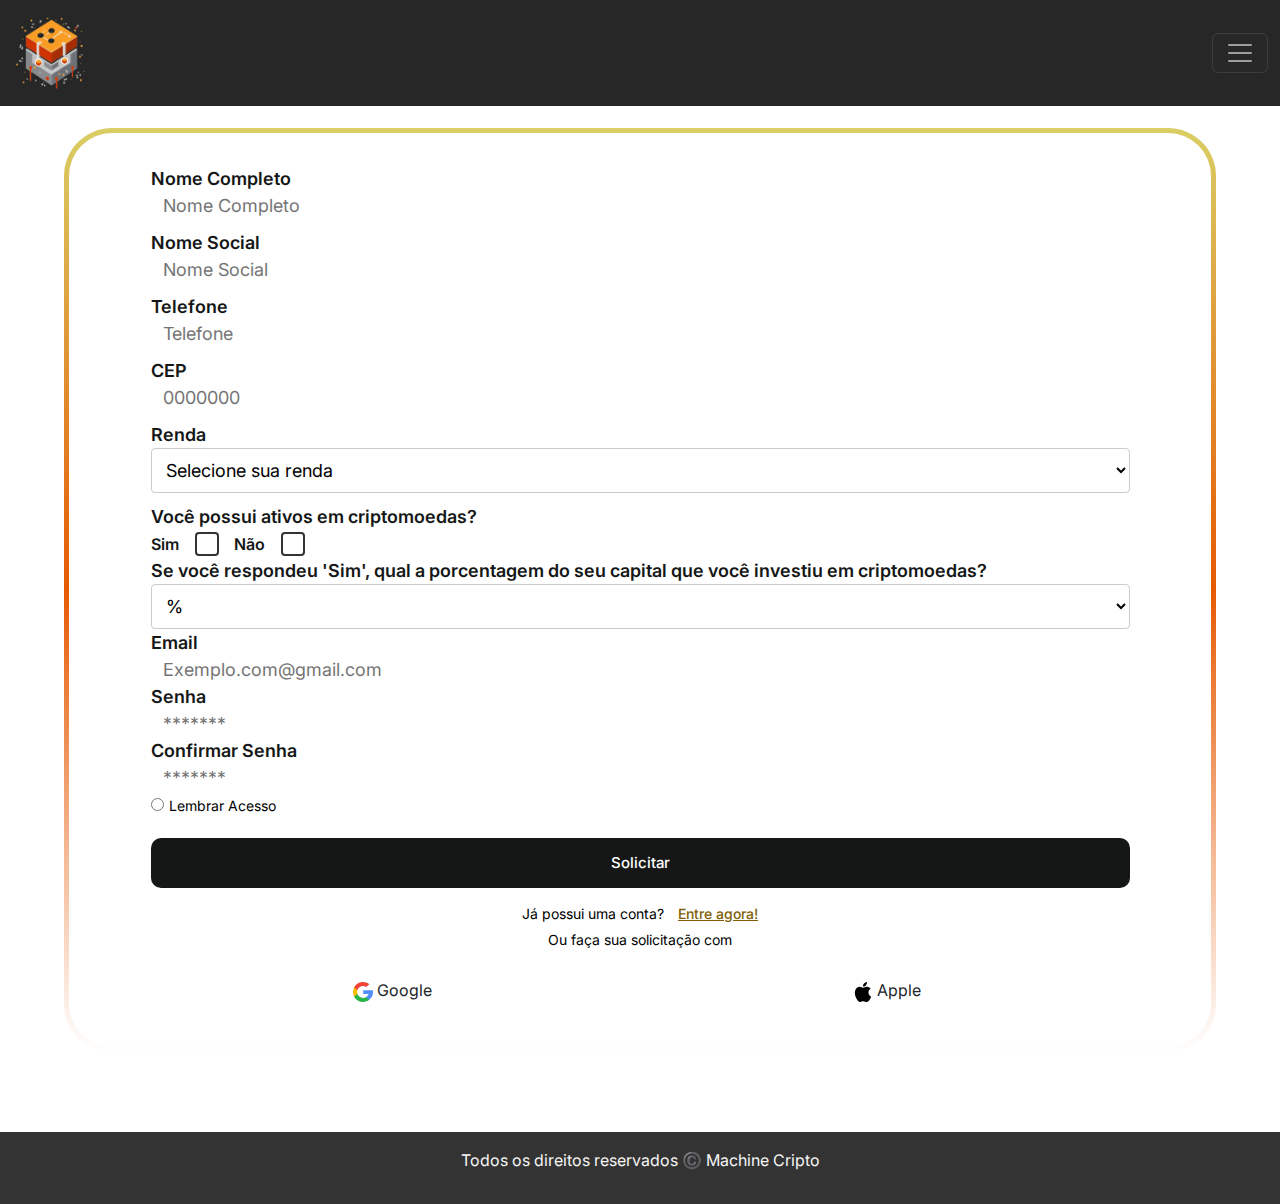
<file: Machine Cripto/pageDois/criarConta.html>
<!DOCTYPE html>
<html lang="pt-br">

<head>
  <meta charset="UTF-8">
  <meta name="viewport" content="width=device-width, initial-scale=1.0">
  <link rel="stylesheet" href="./styles.css">
  <link rel="preconnect" href="https://fonts.googleapis.com">
  <link rel="preconnect" href="https://fonts.gstatic.com" crossorigin>
  <link href="https://fonts.googleapis.com/css2?family=Inter:wght@100..900&display=swap" rel="stylesheet">
  <link href="https://cdn.jsdelivr.net/npm/bootstrap@5.3.3/dist/css/bootstrap.min.css" rel="stylesheet"
    integrity="sha384-QWTKZyjpPEjISv5WaRU9OFeRpok6YctnYmDr5pNlyT2bRjXh0JMhjY6hW+ALEwIH" crossorigin="anonymous">
  <script src="https://cdn.jsdelivr.net/npm/bootstrap@5.3.3/dist/js/bootstrap.bundle.min.js"
    integrity="sha384-YvpcrYf0tY3lHB60NNkmXc5s9fDVZLESaAA55NDzOxhy9GkcIdslK1eN7N6jIeHz"
    crossorigin="anonymous"></script>
  <link rel="icon" href="../assets/LOGO__2_-removebg-preview.png">
  <title>Machine Cripto</title>
</head>

<body>
  <main class="mainmain">
    <nav class="navbar navbar-dark fixed-top" style="background-color: #272727;">
      <div class="container-fluid">
        <a class="navbar-brand" href="../index.html"><img class="logo_machine" src="../assets/logo.machinecrip.png"
            alt="Logo Machine Cripto"></a>
        <button class="navbar-toggler" type="button" data-bs-toggle="offcanvas" data-bs-target="#offcanvasNavbar"
          aria-controls="offcanvasNavbar" aria-label="Toggle navigation">
          <span class="navbar-toggler-icon"></span>
        </button>
        <div class="offcanvas offcanvas-end" tabindex="-1" id="offcanvasNavbar" aria-labelledby="offcanvasNavbarLabel">
          <div class="offcanvas-header" style="background-color: #272727; color: #f6f6f6;">
            <h5 class="offcanvas-title" id="offcanvasNavbarLabel">Menu</h5>
            <button type="button" class="btn-close btn-close-white" data-bs-dismiss="offcanvas"
              aria-label="Close"></button>
          </div>
          <div class="offcanvas-body" style="background-color: #272727; color: #f6f6f6;">
            <ul class="navbar-nav justify-content-end pe-3">
              <li class="nav-item">
                <a class="nav-link active" aria-current="page" href="../index.html" style="color: #f6f6f6;">Home</a>
              </li>
              <li class="nav-item">
                <a class="nav-link" href="#" style="color: #f6f6f6;">Entre ou Cadastre-se</a>
              </li>
              <li class="nav-item dropdown">
                <a class="nav-link dropdown-toggle" href="#" role="button" data-bs-toggle="dropdown"
                  aria-expanded="false" style="color: #f6f6f6;">
                  Mais
                </a>
                <ul class="dropdown-menu" style="background-color: #272727;">
                  <li><a class="dropdown-item" href="./indexDois.html" style="color: #f6f6f6;">Sobre Nós</a></li>
                  <li><a class="dropdown-item" href="./Termos.html" style="color: #f6f6f6;">Termos de uso</a></li>
                  <li>
                    <hr class="dropdown-divider" style="background-color: #f6f6f6;">
                  </li>
                  <li><a class="dropdown-item" href="#" style="color: #f6f6f6;">Atendimento ao cliente</a></li>
                </ul>
              </li>
            </ul>
            <form class="d-flex mt-3" role="search">
              <input class="form-control me-2" type="search" placeholder="O que você procura?" aria-label="Search">
              <button class="btn btn-outline-success" type="submit">Pesquisar</button>
            </form>
          </div>
        </div>
      </div>
    </nav>

    <div class="sessaoLoguin">
      <div class="campodeLoguin">
        <form class="form">
          <div class="flex-column">
            <label for="fullName">Nome Completo</label>
            <input id="fullName" placeholder="Nome Completo" class="input" type="text" required>
          </div>

          <div class="flex-column">
            <label for="socialName">Nome Social</label>
            <input id="socialName" placeholder="Nome Social" class="input" type="text" required>
          </div>
          <div class="flex-column">
            <label for="phone">Telefone</label>
            <input id="phone" placeholder="Telefone" class="input" type="tel" required>
          </div>
          <div class="flex-column">
            <label for="password">CEP</label>
            <input id="cep" placeholder="0000000" class="input" type="number" required>
          </div>
          <div class="flex-column">
            <label for="renda">Renda</label>
            <select id="renda" class="select-input" required>
              <option value="" disabled selected>Selecione sua renda</option>
              <option value="0-1000">0 - R$1000</option>
              <option value="1001-3000">R$1001 - R$3000</option>
              <option value="3001-5000">R$3001 - R$5000</option>
              <option value="5001-10000">R$5001 - R$10000</option>
              <option value="10000+">Acima de R$10000</option>
            </select>
          </div>
          <div class="flex-column">
            <div class="flex-column">
              <label>Você possui ativos em criptomoedas?</label>
        <br>
<label class="custom-checkbox"> Sim
  <input name="dummy" type="checkbox">
  <span class="checkmark"></span>
</label>

<label class="custom-checkbox"> Não
  <input name="dummy" type="checkbox">
  <span class="checkmark"></span>
</label> 
          </div>
          <div class="flex-column">
            <label for="renda">Se você respondeu 'Sim', qual a porcentagem do seu capital que você investiu em criptomoedas?</label>
            <select id="renda" class="select-input" required>
              <option value="" disabled selected>%</option>
              <option value="0-1000">0 - 25%</option>
              <option value="1001-3000">25% - 50%</option>
              <option value="3001-5000">50% - 75%</option>
              <option value="5001-10000">100%</option>
              
            </select>
          </div>
          <div>
            <div class="flex-column">
              <label for="email">Email</label>
              <input id="email" placeholder="Exemplo.com@gmail.com" class="input" type="email" required>
            </div>
            <div class="flex-column">
              <label for="password">Senha</label>
              <input id="password" placeholder="*******" class="input" type="password" required>
            </div>

            <div class="flex-column">
              <label for="confirmPassword">Confirmar Senha</label>
              <input id="confirmPassword" placeholder="*******" class="input" type="password" required>
            </div>

            <div class="flex-row">
              <div>
                <input type="radio">
                <label>Lembrar Acesso</label>
              </div>

            </div>
            <button type="submit" class="button-submit">Solicitar</button>
            <p class="p">Já possui uma conta? <span class="span"><a class="solicitar" href="./criarConta.html"> Entre
                  agora!</a></span></p>
            <p class="p line">Ou faça sua solicitação com</p>
            <div class="flex-row">
              <button type="button" class="btn google">
                <svg xml:space="preserve" style="enable-background:new 0 0 512 512;" viewBox="0 0 512 512"
                  xmlns="http://www.w3.org/2000/svg" id="Layer_1" width="20" version="1.1">
                  <path
                    d="M113.47,309.408L95.648,375.94l-65.139,1.378C11.042,341.211,0,299.9,0,256c0-42.451,10.324-82.483,28.624-117.732h0.014l57.992,10.632l25.404,57.644c-5.317,15.501-8.215,32.141-8.215,49.456C103.821,274.792,107.225,292.797,113.47,309.408z"
                    style="fill:#FBBB00;"></path>
                  <path
                    d="M507.527,208.176C510.467,223.662,512,239.655,512,256c0,18.328-1.927,36.206-5.598,53.451c-12.462,58.683-45.025,109.925-90.134,146.187l-0.014-0.014l-73.044-3.727l-10.338-64.535c29.932-17.554,53.324-45.025,65.646-77.911h-136.89V208.176h138.887L507.527,208.176L507.527,208.176z"
                    style="fill:#518EF8;"></path>
                  <path
                    d="M416.253,455.624l0.014,0.014C372.396,490.901,316.666,512,256,512c-97.491,0-182.252-54.491-225.491-134.681l82.961-67.91c21.619,57.698,77.278,98.771,142.53,98.771c28.047,0,54.323-7.582,76.87-20.818L416.253,455.624z"
                    style="fill:#28B446;"></path>
                  <path
                    d="M419.404,58.936l-82.933,67.896c-23.335-14.586-50.919-23.012-80.471-23.012c-66.729,0-123.429,42.957-143.965,102.724l-83.397-68.276h-0.014C71.23,56.123,157.06,0,256,0C318.115,0,375.068,22.126,419.404,58.936z"
                    style="fill:#F14336;"></path>
                </svg>
                Google
              </button>
              <button type="button" class="btn apple">
                <svg xml:space="preserve" style="enable-background:new 0 0 22.773 22.773;" viewBox="0 0 22.773 22.773"
                  xmlns="http://www.w3.org/2000/svg" id="Capa_1" width="20" height="20" version="1.1">
                  <g>
                    <g>
                      <path
                        d="M15.769,0c0.053,0,0.106,0,0.162,0c0.13,1.606-0.483,2.806-1.228,3.675c-0.731,0.863-1.732,1.7-3.351,1.573c-0.108-1.583,0.506-2.694,1.25-3.561C13.292,0.879,14.557,0.16,15.769,0z">
                      </path>
                      <path
                        d="M20.67,16.716c0,0.016,0,0.03,0,0.045c-0.455,1.378-1.104,2.559-1.896,3.655c-0.723,0.995-1.609,2.334-3.191,2.334c-1.367,0-2.275-0.879-3.676-0.903c-1.482-0.024-2.297,0.735-3.652,0.926c-0.155,0-0.31,0-0.462,0c-0.995-0.144-1.798-0.932-2.383-1.642c-1.725-2.098-3.058-4.808-3.306-8.276c0-0.34,0-0.679,0-1.019c0.105-2.482,1.311-4.5,2.914-5.478c0.846-0.52,2.009-0.963,3.304-0.765c0.555,0.086,1.122,0.276,1.619,0.464c0.471,0.181,1.06,0.502,1.618,0.485c0.378-0.011,0.754-0.208,1.135-0.347c1.116-0.403,2.21-0.865,3.652-0.648c1.733,0.262,2.963,1.032,3.723,2.22c-1.466,0.933-2.625,2.339-2.427,4.74C17.818,14.688,19.086,15.964,20.67,16.716z">
                      </path>
                    </g>
                  </g>
                </svg>
                Apple
              </button>
            </div>
        </form>
      </div>
    </div>
  </main>

  <div>
    <footer class="rodape">
      <p>Todos os direitos reservados ©️ Machine Cripto</p>
    </footer>
  </div>
  <script src="../server.js"></script>
</body>

</html>
</file>
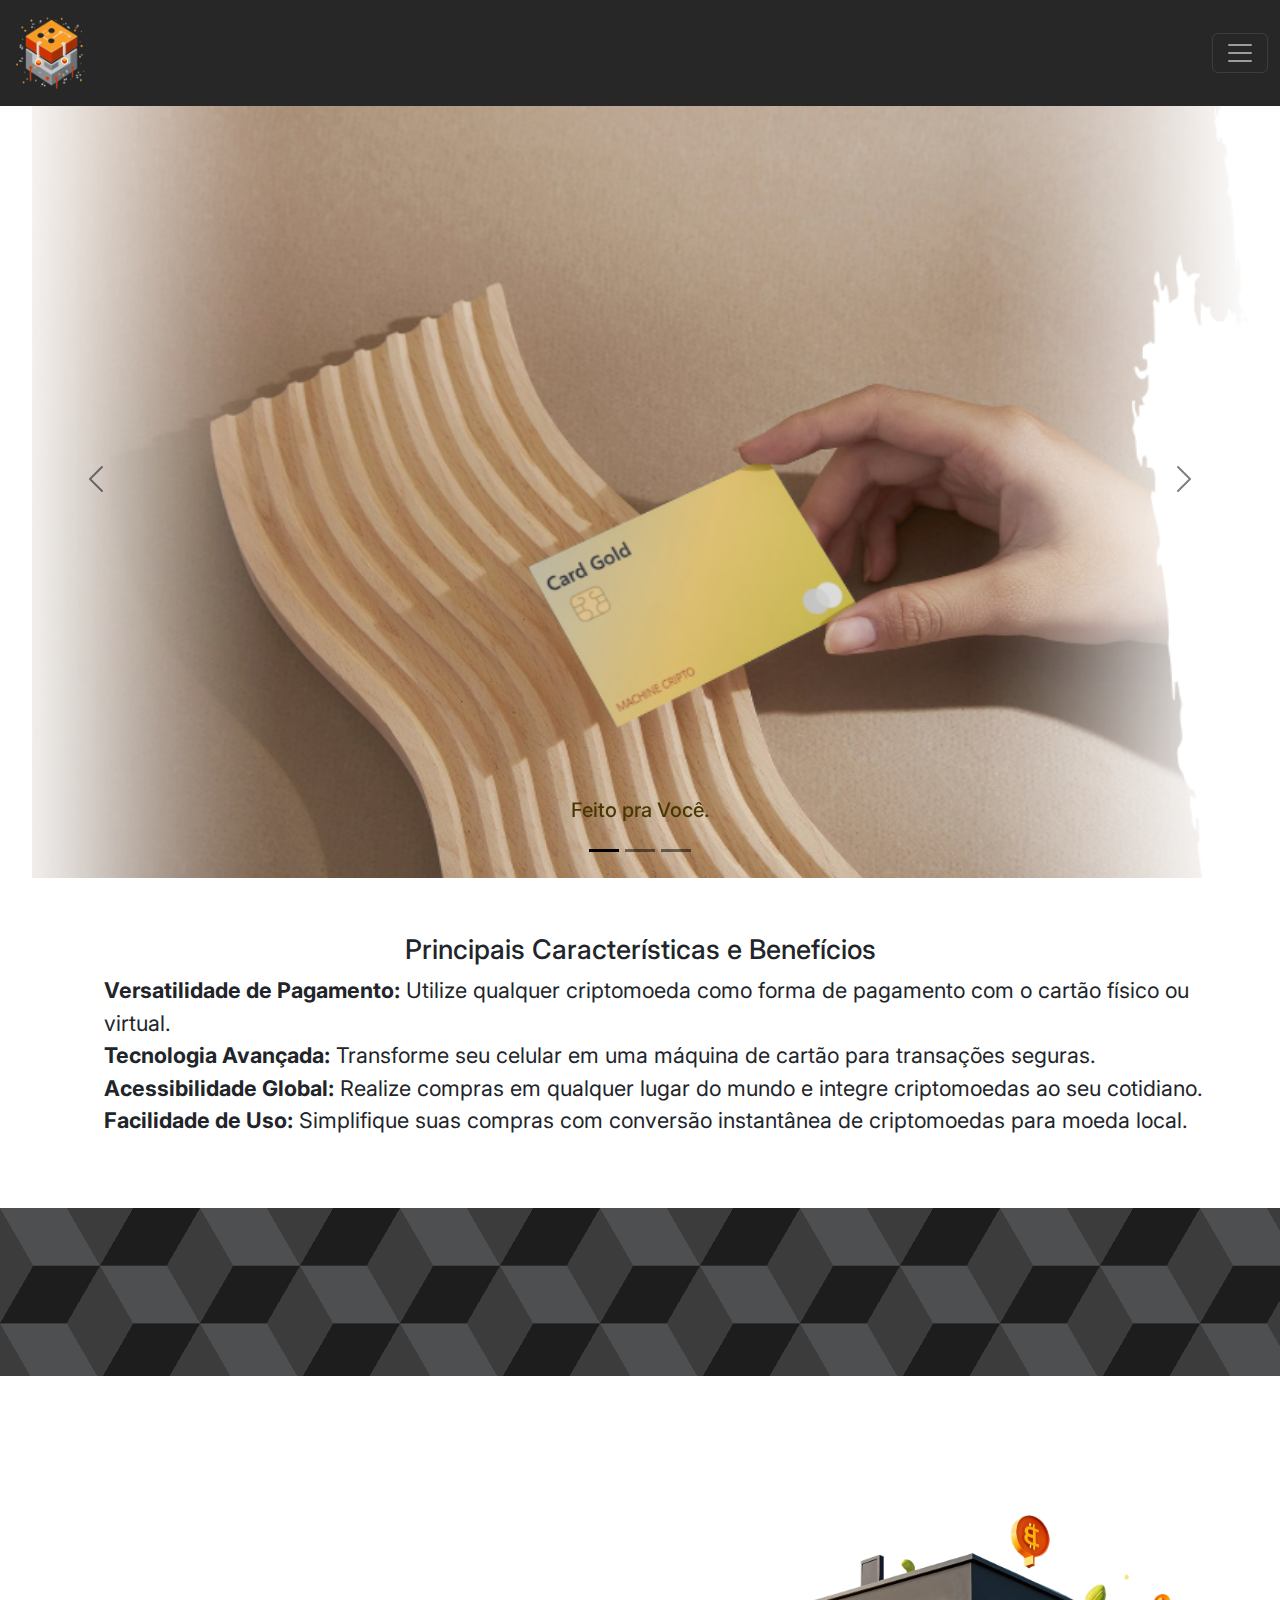
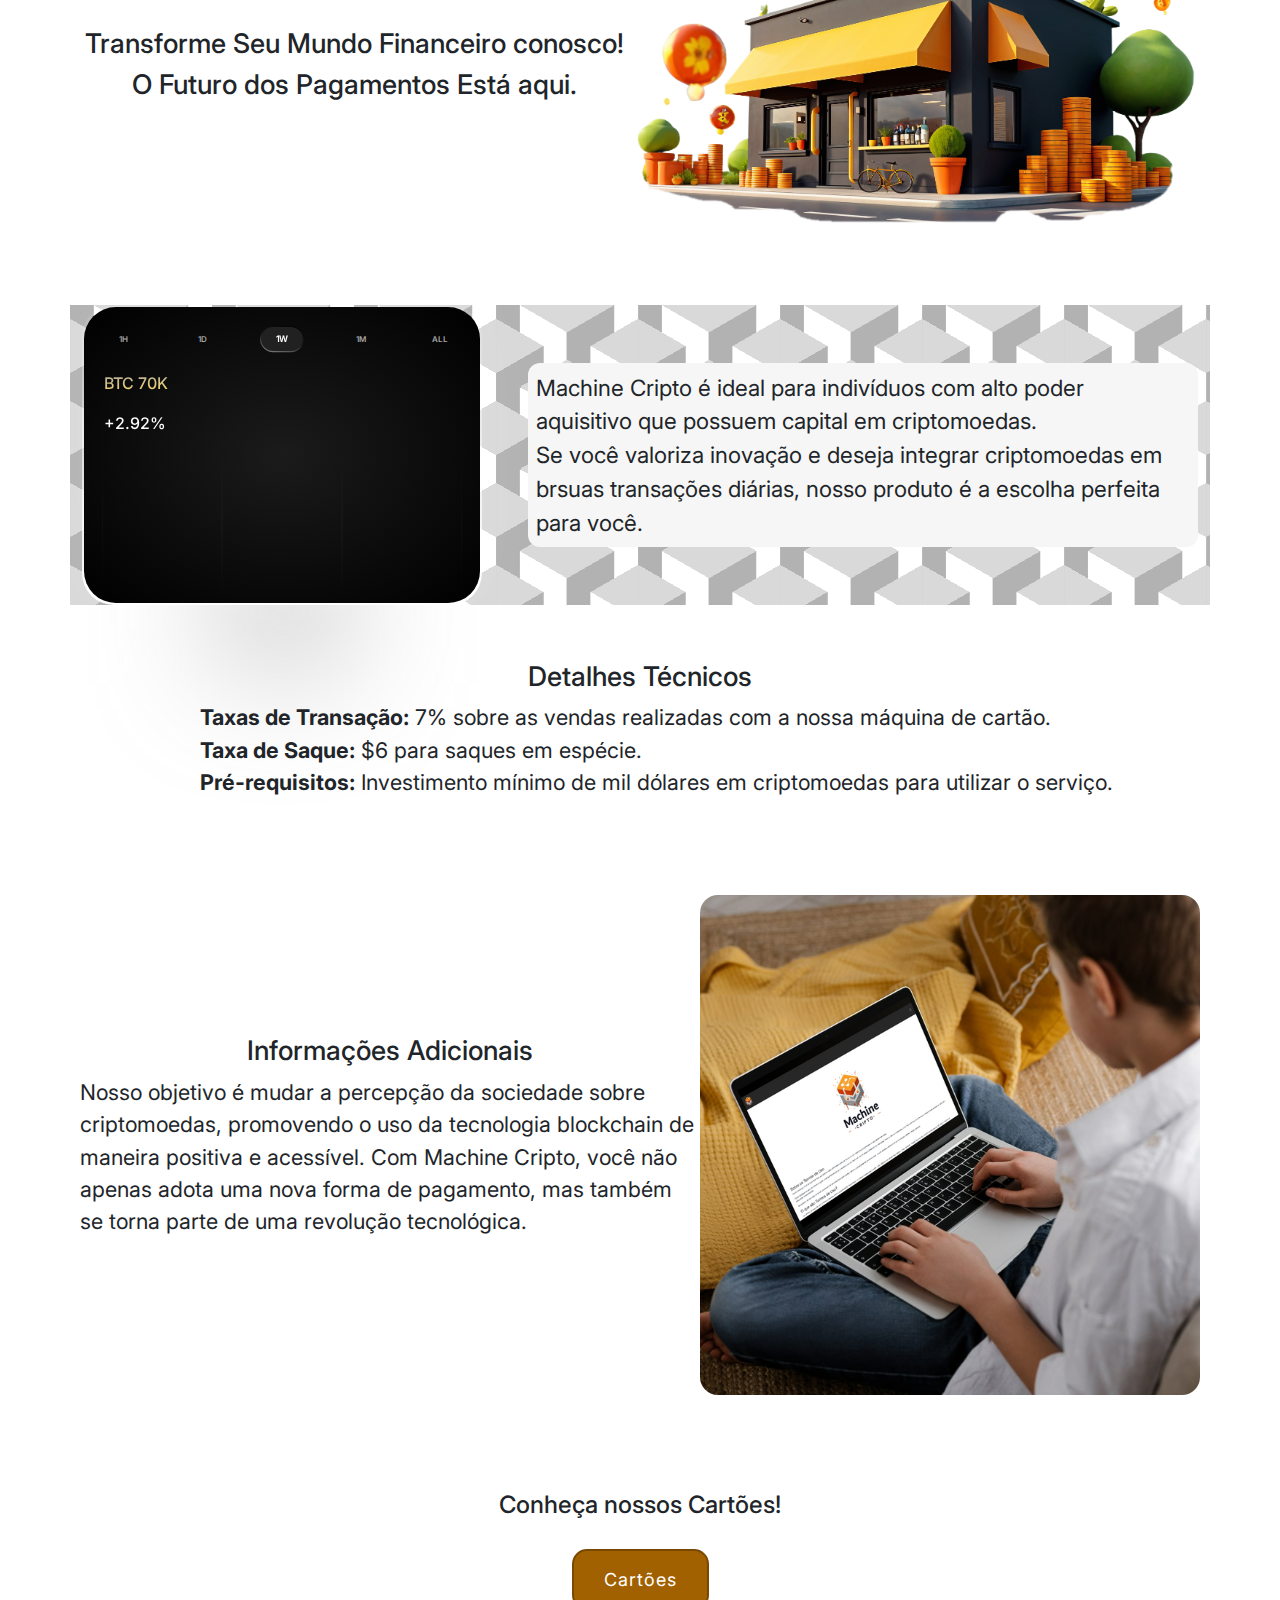
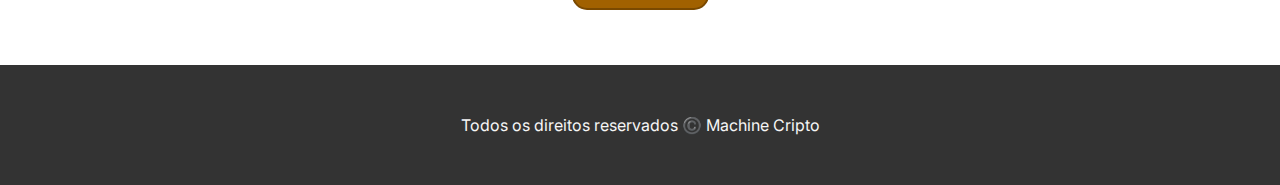
<file: Machine Cripto/pageDois/indexDois.html>
<!DOCTYPE html>
<html lang="pt-br">

<head>
  <meta charset="UTF-8">
  <meta name="viewport" content="width=device-width, initial-scale=1.0">
  <link rel="stylesheet" href="./styles.css">
  <!-- <link rel="stylesheet" href="./style2.css"> -->
  <link rel="preconnect" href="https://fonts.googleapis.com">
  <link rel="preconnect" href="https://fonts.gstatic.com" crossorigin>
  <link
    href="https://fonts.googleapis.com/css2?family=Inter:ital,opsz,wght@0,14..32,100..900;1,14..32,100..900&display=swap"
    rel="stylesheet">
  <link href="https://cdn.jsdelivr.net/npm/bootstrap@5.3.3/dist/css/bootstrap.min.css" rel="stylesheet"
    integrity="sha384-QWTKZyjpPEjISv5WaRU9OFeRpok6YctnYmDr5pNlyT2bRjXh0JMhjY6hW+ALEwIH" crossorigin="anonymous">
  <script src="https://cdn.jsdelivr.net/npm/bootstrap@5.3.3/dist/js/bootstrap.bundle.min.js"
    integrity="sha384-YvpcrYf0tY3lHB60NNkmXc5s9fDVZLESaAA55NDzOxhy9GkcIdslK1eN7N6jIeHz"
    crossorigin="anonymous"></script>
  <link rel="icon" href="../assets/LOGO__2_-removebg-preview.png">
  <title>Machine Cripto</title>
</head>

<body>
  <header class="header">
    <nav class="navbar navbar-dark fixed-top" style="background-color: #272727;">
      <div class="container-fluid">
        <a class="navbar-brand" href="../index.html"><img class="logo_machine" src="../assets/logo.machinecrip.png"
            alt=""></a>
        <button class="navbar-toggler" type="button" data-bs-toggle="offcanvas" data-bs-target="#offcanvasNavbar"
          aria-controls="offcanvasNavbar" aria-label="Toggle navigation">
          <span class="navbar-toggler-icon"></span>
        </button>
        <div class="offcanvas offcanvas-end" tabindex="-1" id="offcanvasNavbar" aria-labelledby="offcanvasNavbarLabel">
          <div class="offcanvas-header" style="background-color: #272727; color: #f6f6f6;">
            <h5 class="offcanvas-title" id="offcanvasNavbarLabel">Menu</h5>
            <button type="button" class="btn-close btn-close-white" data-bs-dismiss="offcanvas"
              aria-label="Close"></button>
          </div>
          <div class="offcanvas-body" style="background-color: #272727; color: #f6f6f6;">
            <ul class="navbar-nav justify-content-end pe-3">
              <li class="nav-item">
                <a class="nav-link active" aria-current="page" href="../index.html" style="color: #f6f6f6;">Home</a>
              </li>
              <li class="nav-item">
                <a class="nav-link" href="./criarConta.html" style="color: #f6f6f6;">Entre ou Cadastre-se</a>
              </li>
              <li class="nav-item dropdown">
                <a class="nav-link dropdown-toggle" href="#" role="button" data-bs-toggle="dropdown"
                  aria-expanded="false" style="color: #f6f6f6;">
                  Mais
                </a>
                <ul class="dropdown-menu" style="background-color: #272727;">
                  <li><a class="dropdown-item" href="./indexDois.html" style="color: #f6f6f6;">Sobre Nós</a></li>
                  <li><a class="dropdown-item" href="./Termos.html" style="color: #f6f6f6;">Termos de uso</a></li>
                  <li>
                    <hr class="dropdown-divider" style="background-color: #f6f6f6;">
                  </li>
                  <li><a class="dropdown-item" href="#" style="color: #f6f6f6;">Atendimento ao cliente</a></li>
                </ul>
              </li>
            </ul>
            <form class="d-flex mt-3" role="search">
              <input class="form-control me-2" type="search" placeholder="O que você procura?" aria-label="Search">
              <button class="btn btn-outline-success" type="submit">Pesquisar</button>
            </form>
          </div>
        </div>
      </div>
    </nav>
  </header>
  <main>
    
    <div class="pagina">
    
      <div class="segundaSessao">
        
              
              <div id="carouselExampleDark" class="carousel carousel-dark slide">
                <div class="carousel-indicators">
                  <button type="button" data-bs-target="#carouselExampleDark" data-bs-slide-to="0" class="active"
                  aria-current="true" aria-label="Slide 1"></button>
              <button type="button" data-bs-target="#carouselExampleDark" data-bs-slide-to="1"
                aria-label="Slide 2"></button>
              <button type="button" data-bs-target="#carouselExampleDark" data-bs-slide-to="2"
              aria-label="Slide 3"></button>
            </div>
            <div class="carousel-inner">
              <div class="carousel-item active" data-bs-interval="1000">
                <img src="../assets/parte1.png" class="d-block" alt="...">
                <div class="carousel-caption d-none d-md-block">
                  <h5 style="color: rgb(70, 56, 0)">Feito pra Você.</h5>
                  <p></p>
                </div>
              </div>
              <div class="carousel-item" data-bs-interval="1000">
                <img src="../assets/parte2.png" class="d-block" alt="...">
                <div class="carousel-caption d-none d-md-block">
                  <h5 style="color: rgb(61, 61, 61)">Que fez diferente.</h5>
                  <p></p>
                </div>
              </div>
              <div class="carousel-item">
                <img src="../assets/parte3.png" class="d-block" alt="...">
                <div class="carousel-caption d-none d-md-block">
                  <h5 style="color: rgb(0, 119, 128)">Por merecer.</h5>
                  <p></p>
                </div>
              </div>

            </div>
            <button class="carousel-control-prev" type="button" data-bs-target="#carouselExampleDark"
              data-bs-slide="prev">
              <span class="carousel-control-prev-icon" aria-hidden="true"></span>
              <span class="visually-hidden">Previous</span>
            </button>
            <button class="carousel-control-next" type="button" data-bs-target="#carouselExampleDark"
              data-bs-slide="next">
              <span class="carousel-control-next-icon" aria-hidden="true"></span>
              <span class="visually-hidden">Next</span>
            </button>
          </div>
        </div>
        <div class="segundaSessaoTextos">
          <h2 class="titulos">Principais Características e Benefícios</h2>
          <div class="futuristicBorderContainer">
          <div class="textoContainer"></div>
          <div class="info">
          <ul>
            <li class="textos1"><strong class="textos1">Versatilidade de Pagamento:</strong> Utilize qualquer criptomoeda como forma de pagamento com o
              cartão físico ou virtual.</li>
            <li class="textos1"><strong class="textos1">Tecnologia Avançada:</strong> Transforme seu celular em uma máquina de cartão para transações seguras.</li>
            <li class="textos1"><strong>Acessibilidade Global:</strong> Realize compras em qualquer lugar do mundo e integre
              criptomoedas ao seu cotidiano.</li>
              <li class="textos1"><strong class="textos1">Facilidade de Uso:</strong > Simplifique suas compras com conversão instantânea de criptomoedas
                para moeda local.</li>
              </ul>
            </div>
          </div>
      </div>

      <div class="contain"> 
        Desenvolvido por: <br>
        Andrew <br>
        Alisson <br>
        Kevynn <br>
        Me siga nas redes sociais <br>
        Instagram: @andrewlp.__ <br>
        Github: AndrewLPimenta
      </div>
      
      <div class="pagina">
      <div class="sessaoDeInformacoes">       
          <div class="primeiraSessao">
            <div class="primeiraSeesaoTextos">
              <h2 class="titulos">Transforme Seu Mundo Financeiro conosco!</h2>
              <h2 class="titulos">O Futuro dos Pagamentos Está aqui.</h2>
            </div>
    
            <img class="imagem12" src="../assets/d42c220c-2113-4e53-b556-9f08939df33f.png" alt="">
          </div>

        
      </div>
          <div class="container">
            
            
<div class="container-card-charts">
  <div class="card-charts">
    <div class="tags-card">
      <label class="radio">
        <input type="radio" name="radio" />
        <span class="name">1H</span>
      </label>
      <label class="radio">
        <input type="radio" name="radio" />
        <span class="name">1D</span>
      </label>
      <label class="radio">
        <input type="radio" name="radio" checked="" />
        <span class="name">1W</span>
      </label>
      <label class="radio">
        <input type="radio" name="radio" />
        <span class="name">1M</span>
      </label>
      <label class="radio">
        <input type="radio" name="radio" />
        <span class="name">ALL</span>
      </label>
    </div>
    <div class="main-texts">
      <p class="title">BTC 70K</p>
      <p class="change">+2.92%</p>
    </div>
    <div class="charts-lines">
      <i class="icon-week">
        <svg viewBox="0 0 469 262" fill="none">
          <path
            d="M2.5 261L6.42112 216.887C6.4726 216.308 6.69121 215.757 7.05039 215.3L11.359 209.816C11.7743 209.287 12 208.635 12 207.962V202.987C12 202.346 12.2055 201.722 12.5863 201.206L27.2479 181.342C27.4151 181.115 27.5496 180.866 27.6474 180.602L31.7748 169.458C32.2107 168.281 33.333 167.5 34.588 167.5H35.5756C37.8226 167.5 39.292 169.89 38.4086 171.956C36.1137 177.322 34.0615 183.976 36.5 185.5C39.338 187.274 43.1722 202.55 45.2823 212.494C45.6701 214.321 47.5992 215.378 49.3403 214.701L53.6761 213.015C54.5141 212.689 55.1618 212.004 55.4407 211.15L78.3519 140.954C78.45 140.653 78.5 140.339 78.5 140.023V114.385C78.5 114.129 78.5327 113.875 78.5974 113.627L95.9026 47.3728C95.9673 47.1253 96 46.8705 96 46.6147V27L102.483 117.259C102.494 117.42 102.519 117.578 102.555 117.735L108.878 144.485C108.959 144.826 109.098 145.15 109.291 145.442L117.591 158.073C118.871 160.022 121.788 159.829 122.8 157.729L131.594 139.49C132.629 137.343 135.632 137.202 136.864 139.241L147.401 156.681C148.059 157.771 149.334 158.326 150.581 158.067L170.757 153.863C171.832 153.639 172.942 154.02 173.654 154.856L187.803 171.481C189.536 173.517 192.865 172.441 193.078 169.776L199.81 85.6203C200.037 82.7832 203.718 81.8273 205.297 84.1955L227.5 117.5L230.279 122.299C231.461 124.342 234.43 124.282 235.53 122.194L237.842 117.801C237.947 117.601 238.074 117.414 238.222 117.242L261.286 90.4123C262.029 89.5473 263.199 89.1789 264.304 89.4616L280.695 93.6546C282.448 94.1029 284.196 92.9099 284.416 91.1144L294.882 6.02633C295.16 3.76377 297.761 2.62601 299.611 3.95714L322.945 20.7414C323.618 21.2254 324.061 21.9662 324.168 22.7881L335.097 106.419C335.317 108.103 336.89 109.268 338.565 108.989L365.007 104.582C366.835 104.277 368.5 105.688 368.5 107.541V116.792C368.5 117.258 368.608 117.717 368.817 118.133L385.671 151.842C386.179 152.858 387.218 153.5 388.354 153.5H393.231C393.736 153.5 394.232 153.373 394.674 153.13L406.191 146.814C407.884 145.886 409.999 146.775 410.522 148.633L418.132 175.692C418.366 176.523 418.23 177.415 417.76 178.139L412.903 185.611C412.341 186.476 412.262 187.568 412.694 188.504L426.196 217.757C426.686 218.82 427.749 219.5 428.919 219.5H439.146C440.282 219.5 441.321 220.142 441.829 221.158L454.169 245.839C454.387 246.273 454.706 246.648 455.1 246.932L467 255.5"
            stroke="url(#paint0_linear_230_5)"
            stroke-width="5"
            stroke-dasharray="1500"
          ></path>
          <defs>
            <linearGradient
              id="paint0_linear_230_5"
              x1="3"
              y1="176"
              x2="463"
              y2="189"
              gradientUnits="userSpaceOnUse"
            >
              <stop stop-color="#89FB73" stop-opacity="0.05"></stop>
              <stop offset="0.5" stop-color="white"></stop>
              <stop offset="1" stop-color="#A62727" stop-opacity="0.1"></stop>
            </linearGradient>
          </defs>
        </svg>
      </i>
      <i class="icon-month">
        <svg fill="none" viewBox="0 0 472 170">
          <path
            d="M2.5 167L7.87783 124.955C7.95728 124.334 8.22911 123.753 8.65521 123.294L12.5765 119.071C13.6568 117.908 15.4565 117.788 16.682 118.797L23 124L28.9022 129.246C30.4289 130.603 32.8358 130.071 33.648 128.197L37.7169 118.807C38.1923 117.71 39.2738 117 40.4696 117H47.9618C49.192 117 50.2976 116.249 50.7508 115.105L60.1181 91.4638C60.3655 90.8394 60.8153 90.316 61.3955 89.9776L72.0575 83.7581C72.3504 83.5873 72.6122 83.368 72.8317 83.1097L77.1069 78.0801C78.7093 76.195 81.7764 76.9507 82.3195 79.3645L85.1283 91.848C85.359 92.8733 86.1094 93.7031 87.1064 94.0355L93.877 96.2923C95.1364 96.7121 96.522 96.2542 97.2833 95.1666L116.458 67.7747C116.811 67.2705 117 66.6698 117 66.0543V52C117 50.3431 118.343 49 120 49H137.857C138.88 49 139.834 49.5221 140.385 50.3848L150.824 66.7248C150.941 66.9077 151.077 67.0774 151.231 67.2309L155.012 71.0123C156.318 72.3175 158.481 72.1456 159.563 70.6505L165.937 61.8495C167.019 60.3544 169.182 60.1824 170.488 61.4877L179.121 70.1213C179.684 70.6839 180.447 71 181.243 71H200.338C200.774 71 201.205 71.0952 201.601 71.279L213.688 76.891C214.517 77.2758 215.476 77.2619 216.293 76.8533L221.342 74.3292C222.358 73.821 223 72.7822 223 71.6459V37.4669C223 36.2725 223.704 35.1822 224.827 34.7763C228.907 33.3021 234.813 32.0629 235.5 35.5C236.221 39.1067 245.127 48.1338 250.781 53.4172C251.786 54.3559 253.302 54.4654 254.446 53.7028L261.5 49L279.106 36.4903C279.97 35.8764 281.094 35.7639 282.062 36.1944L292.391 40.7847C293.384 41.2263 294.539 41.0957 295.409 40.4433L301.025 36.2309C301.65 35.7622 302.068 35.0683 302.189 34.2966L306.775 5.11153C307.114 2.95384 309.572 1.87012 311.394 3.07489L337.527 20.3567C338.153 20.7705 338.601 21.4037 338.783 22.1314L344.852 46.4092C345.222 47.8862 346.639 48.8524 348.148 48.6567L370.337 45.7804C371.627 45.6132 372.877 46.296 373.434 47.4713L376.858 54.6994C376.952 54.8992 377.069 55.0879 377.205 55.2621L388.12 69.2333C388.938 70.281 390.349 70.665 391.585 70.1768L405.789 64.5701C407.299 63.9741 409.009 64.687 409.648 66.1788L414.257 76.934C414.417 77.3074 414.5 77.7095 414.5 78.1158V84.3944C414.5 85.3975 415.001 86.3342 415.836 86.8906L437 101L456.676 112.518C457.212 112.832 457.638 113.304 457.894 113.869L469.5 139.5"
            stroke="url(#paint0_linear_230_6)"
            stroke-width="5"
            stroke-dasharray="1500"
          ></path>
          <defs>
            <linearGradient
              gradientUnits="userSpaceOnUse"
              y2="84"
              x2="465.5"
              y1="84"
              x1="14"
              id="paint0_linear_230_6"
            >
              <stop stop-opacity="0.1" stop-color="white"></stop>
              <stop stop-color="white" offset="0.5"></stop>
              <stop stop-opacity="0.1" stop-color="white" offset="1"></stop>
            </linearGradient>
          </defs>
        </svg>
      </i>
      <div class="lines">
        <span></span>
        <span></span>
        <span></span>
        <span></span>
      </div>
    </div>
  </div>
</div>
<p class="tituloss">Machine Cripto é ideal para indivíduos com alto poder <br>aquisitivo que possuem capital em criptomoedas. <br> Se
  você valoriza inovação e deseja integrar criptomoedas em brsuas transações diárias, nosso produto é a escolha
  perfeita para você.</p>
</div>
<div class="sessaoDeInformacoes">
  <div class="info">
          <h2 class="titulos">Detalhes Técnicos</h2>
          <ul class="textos1">
            <li><strong>Taxas de Transação:</strong> 7% sobre as vendas realizadas com a nossa máquina de cartão.</li>
            <li><strong>Taxa de Saque:</strong> $6 para saques em espécie.</li>
            <li><strong>Pré-requisitos:</strong> Investimento mínimo de mil dólares em criptomoedas para utilizar o
              serviço.</li>
            </ul>
          </div>
        </div>
</div>
      <div class="sessaoDeObjetivos">
        <div class="sessaoDeObjetivosTexto">
        <h2 class="titulos">Informações Adicionais</h2>
        <p class="textos1"> Nosso objetivo é mudar a percepção da sociedade sobre criptomoedas, promovendo o uso da tecnologia
          blockchain de maneira positiva e acessível. Com Machine Cripto, você não apenas adota uma nova forma de
          pagamento, mas também se torna parte de uma revolução tecnológica.</p>
        </div>
        <img class="imagem11" src="../assets/desing-pagination.png" alt="">
        
      </div>
    </div>
    <div class="textfinal"><h4>Conheça nossos Cartões!</h4></div>
    <div class="sessaoCartao">
      
      
      <button class="btnNovaPagina" href="./adquirir-cartao.html" class="botao-cta">Cartões</button>
    </div> 
    <br>
    <div class="rodape">
      <footer class="rodape">
        <p>Todos os direitos reservados ©️ Machine Cripto</p>
      </footer>
    </div>
    </div>
  </main>
</body>

</html>
</file>
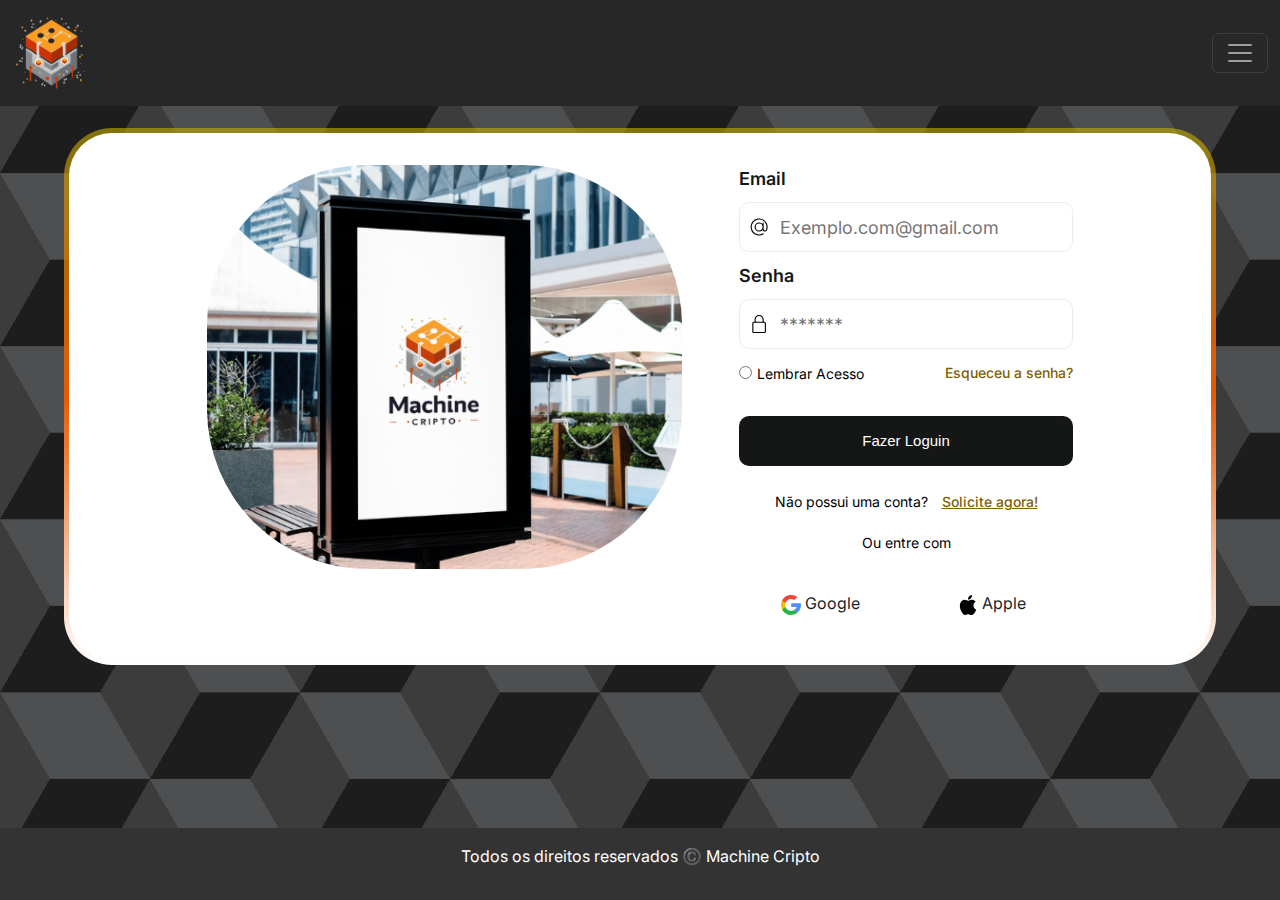
<file: Machine Cripto/pageDois/loguin.html>
<!DOCTYPE html>
<html lang="pt-br">

<head>
  <meta charset="UTF-8">
  <meta name="viewport" content="width=device-width, initial-scale=1.0">
  <!-- <link rel="stylesheet" href="../styles.css"> -->
  <link rel="stylesheet" href="./styles.css">
  <link rel="preconnect" href="https://fonts.googleapis.com">
  <link rel="preconnect" href="https://fonts.gstatic.com" crossorigin>
  <link
    href="https://fonts.googleapis.com/css2?family=Inter:ital,opsz,wght@0,14..32,100..900;1,14..32,100..900&display=swap"
    rel="stylesheet">
  <link href="https://cdn.jsdelivr.net/npm/bootstrap@5.3.3/dist/css/bootstrap.min.css" rel="stylesheet"
    integrity="sha384-QWTKZyjpPEjISv5WaRU9OFeRpok6YctnYmDr5pNlyT2bRjXh0JMhjY6hW+ALEwIH" crossorigin="anonymous">
  <script src="https://cdn.jsdelivr.net/npm/bootstrap@5.3.3/dist/js/bootstrap.bundle.min.js"
    integrity="sha384-YvpcrYf0tY3lHB60NNkmXc5s9fDVZLESaAA55NDzOxhy9GkcIdslK1eN7N6jIeHz"
    crossorigin="anonymous"></script>
  <link rel="icon" href="../assets/LOGO__2_-removebg-preview.png">
  <title>Machine Cripto</title>
</head>

<body class="cont"> 


  <nav class="navbar navbar-dark fixed-top" style="background-color: #272727;">
    <div class="container-fluid">
      <a class="navbar-brand" href="../index.html"><img class="logo_machine" src="../assets/logo.machinecrip.png"
          alt=""></a>
      <button class="navbar-toggler" type="button" data-bs-toggle="offcanvas" data-bs-target="#offcanvasNavbar"
        aria-controls="offcanvasNavbar" aria-label="Toggle navigation">
        <span class="navbar-toggler-icon"></span>
      </button>
      <div class="offcanvas offcanvas-end" tabindex="-1" id="offcanvasNavbar" aria-labelledby="offcanvasNavbarLabel">
        <div class="offcanvas-header" style="background-color: #272727; color: #f6f6f6;">
          <h5 class="offcanvas-title" id="offcanvasNavbarLabel">Menu</h5>
          <button type="button" class="btn-close btn-close-white" data-bs-dismiss="offcanvas"
            aria-label="Close"></button>
        </div>
        <div class="offcanvas-body" style="background-color: #272727; color: #f6f6f6;">
          <ul class="navbar-nav justify-content-end pe-3">
            <li class="nav-item">
              <a class="nav-link active" aria-current="page" href="../index.html" style="color: #f6f6f6;">Home</a>
            </li>
            <li class="nav-item">
              <a class="nav-link" href="#" style="color: #f6f6f6;">Entre ou Cadastre-se</a>
            </li>
            <li class="nav-item dropdown">
              <a class="nav-link dropdown-toggle" href="#" role="button" data-bs-toggle="dropdown" aria-expanded="false"
                style="color: #f6f6f6;">
                Mais
              </a>
              <ul class="dropdown-menu" style="background-color: #272727;">
                <li><a class="dropdown-item" href="./indexDois.html" style="color: #f6f6f6;">Sobre Nós</a></li>
                <li><a class="dropdown-item" href="./Termos.html" style="color: #f6f6f6;">Termos de uso</a></li>
                <li>
                  <hr class="dropdown-divider" style="background-color: #f6f6f6;">
                </li>
                <li><a class="dropdown-item" href="#" style="color: #f6f6f6;">Atendimento ao cliente</a></li>
              </ul>
            </li>
          </ul>
          <form class="d-flex mt-3" role="search">
            <input class="form-control me-2" type="search" placeholder="O que você procura?" aria-label="Search">
            <button class="btn btn-outline-success" type="submit">Pesquisar</button>
          </form>
        </div>
      </div>
    </div>
  </nav>
  <main class="mainmain">

  
  <div class="sessaoLoguin">


    <div class="imagemlo"><img class="imgConta" src="../assets/3.png" alt=""></div>
    <div class="campodeLoguin">
    <form class="form">
      
      <div class="flex-column">
        <label>Email </label>
      </div>
      <div class="inputForm">
        <svg xmlns="http://www.w3.org/2000/svg" width="20" viewBox="0 0 32 32" height="20">
          <g data-name="Layer 3" id="Layer_3">
            <path
              d="m30.853 13.87a15 15 0 0 0 -29.729 4.082 15.1 15.1 0 0 0 12.876 12.918 15.6 15.6 0 0 0 2.016.13 14.85 14.85 0 0 0 7.715-2.145 1 1 0 1 0 -1.031-1.711 13.007 13.007 0 1 1 5.458-6.529 2.149 2.149 0 0 1 -4.158-.759v-10.856a1 1 0 0 0 -2 0v1.726a8 8 0 1 0 .2 10.325 4.135 4.135 0 0 0 7.83.274 15.2 15.2 0 0 0 .823-7.455zm-14.853 8.13a6 6 0 1 1 6-6 6.006 6.006 0 0 1 -6 6z">
            </path>
          </g>
        </svg>
        <input placeholder="Exemplo.com@gmail.com" class="input" type="text">
      </div>

      <div class="flex-column">
        <label>Senha </label>
      </div>
      <div class="inputForm">
        <svg xmlns="http://www.w3.org/2000/svg" width="20" viewBox="-64 0 512 512" height="20">
          <path
            d="m336 512h-288c-26.453125 0-48-21.523438-48-48v-224c0-26.476562 21.546875-48 48-48h288c26.453125 0 48 21.523438 48 48v224c0 26.476562-21.546875 48-48 48zm-288-288c-8.8125 0-16 7.167969-16 16v224c0 8.832031 7.1875 16 16 16h288c8.8125 0 16-7.167969 16-16v-224c0-8.832031-7.1875-16-16-16zm0 0">
          </path>
          <path
            d="m304 224c-8.832031 0-16-7.167969-16-16v-80c0-52.929688-43.070312-96-96-96s-96 43.070312-96 96v80c0 8.832031-7.167969 16-16 16s-16-7.167969-16-16v-80c0-70.59375 57.40625-128 128-128s128 57.40625 128 128v80c0 8.832031-7.167969 16-16 16zm0 0">
          </path>
        </svg>
        <input placeholder="*******" class="input" type="password">
      </div>

      <div class="flex-row">
        <div>
          <input type="radio">
          <label>Lembrar Acesso</label>
        </div>
        <span class="span">Esqueceu a senha?</span>
      </div>
      <button class="button-submit">Fazer Loguin</button>
      <p class="p">Não possui uma conta? <span class="span"> <a class="solicitar" href="./criarConta.html"> Solicite agora!</a> </span>

      </p>
      <p class="p line">Ou entre com</p>

      <div class="flex-row">
        <button class="btn google">
          <svg xml:space="preserve" style="enable-background:new 0 0 512 512;" viewBox="0 0 512 512" y="0px" x="0px"
            xmlns:xlink="http://www.w3.org/1999/xlink" xmlns="http://www.w3.org/2000/svg" id="Layer_1" width="20"
            version="1.1">
            <path d="M113.47,309.408L95.648,375.94l-65.139,1.378C11.042,341.211,0,299.9,0,256
    c0-42.451,10.324-82.483,28.624-117.732h0.014l57.992,10.632l25.404,57.644c-5.317,15.501-8.215,32.141-8.215,49.456
    C103.821,274.792,107.225,292.797,113.47,309.408z" style="fill:#FBBB00;"></path>
            <path d="M507.527,208.176C510.467,223.662,512,239.655,512,256c0,18.328-1.927,36.206-5.598,53.451
    c-12.462,58.683-45.025,109.925-90.134,146.187l-0.014-0.014l-73.044-3.727l-10.338-64.535
    c29.932-17.554,53.324-45.025,65.646-77.911h-136.89V208.176h138.887L507.527,208.176L507.527,208.176z"
              style="fill:#518EF8;"></path>
            <path d="M416.253,455.624l0.014,0.014C372.396,490.901,316.666,512,256,512
    c-97.491,0-182.252-54.491-225.491-134.681l82.961-67.91c21.619,57.698,77.278,98.771,142.53,98.771
    c28.047,0,54.323-7.582,76.87-20.818L416.253,455.624z" style="fill:#28B446;"></path>
            <path d="M419.404,58.936l-82.933,67.896c-23.335-14.586-50.919-23.012-80.471-23.012
    c-66.729,0-123.429,42.957-143.965,102.724l-83.397-68.276h-0.014C71.23,56.123,157.06,0,256,0
    C318.115,0,375.068,22.126,419.404,58.936z" style="fill:#F14336;"></path>

          </svg>

          Google

        </button><button class="btn apple">
          <svg xml:space="preserve" style="enable-background:new 0 0 22.773 22.773;" viewBox="0 0 22.773 22.773" y="0px"
            x="0px" xmlns:xlink="http://www.w3.org/1999/xlink" xmlns="http://www.w3.org/2000/svg" id="Capa_1" width="20"
            height="20" version="1.1">
            <g>
              <g>
                <path
                  d="M15.769,0c0.053,0,0.106,0,0.162,0c0.13,1.606-0.483,2.806-1.228,3.675c-0.731,0.863-1.732,1.7-3.351,1.573 c-0.108-1.583,0.506-2.694,1.25-3.561C13.292,0.879,14.557,0.16,15.769,0z">
                </path>
                <path
                  d="M20.67,16.716c0,0.016,0,0.03,0,0.045c-0.455,1.378-1.104,2.559-1.896,3.655c-0.723,0.995-1.609,2.334-3.191,2.334 c-1.367,0-2.275-0.879-3.676-0.903c-1.482-0.024-2.297,0.735-3.652,0.926c-0.155,0-0.31,0-0.462,0 c-0.995-0.144-1.798-0.932-2.383-1.642c-1.725-2.098-3.058-4.808-3.306-8.276c0-0.34,0-0.679,0-1.019 c0.105-2.482,1.311-4.5,2.914-5.478c0.846-0.52,2.009-0.963,3.304-0.765c0.555,0.086,1.122,0.276,1.619,0.464 c0.471,0.181,1.06,0.502,1.618,0.485c0.378-0.011,0.754-0.208,1.135-0.347c1.116-0.403,2.21-0.865,3.652-0.648 c1.733,0.262,2.963,1.032,3.723,2.22c-1.466,0.933-2.625,2.339-2.427,4.74C17.818,14.688,19.086,15.964,20.67,16.716z">
                </path>
              </g>
            </g>
          </svg>

          Apple

        </button>
      </div>
    </form>
  </div>
</div>
</div>
</main>


<div>
  <footer class="rodapee">
    <p>Todos os direitos reservados ©️ Machine Cripto</p>
  </footer>
</div>
</body>
</file>
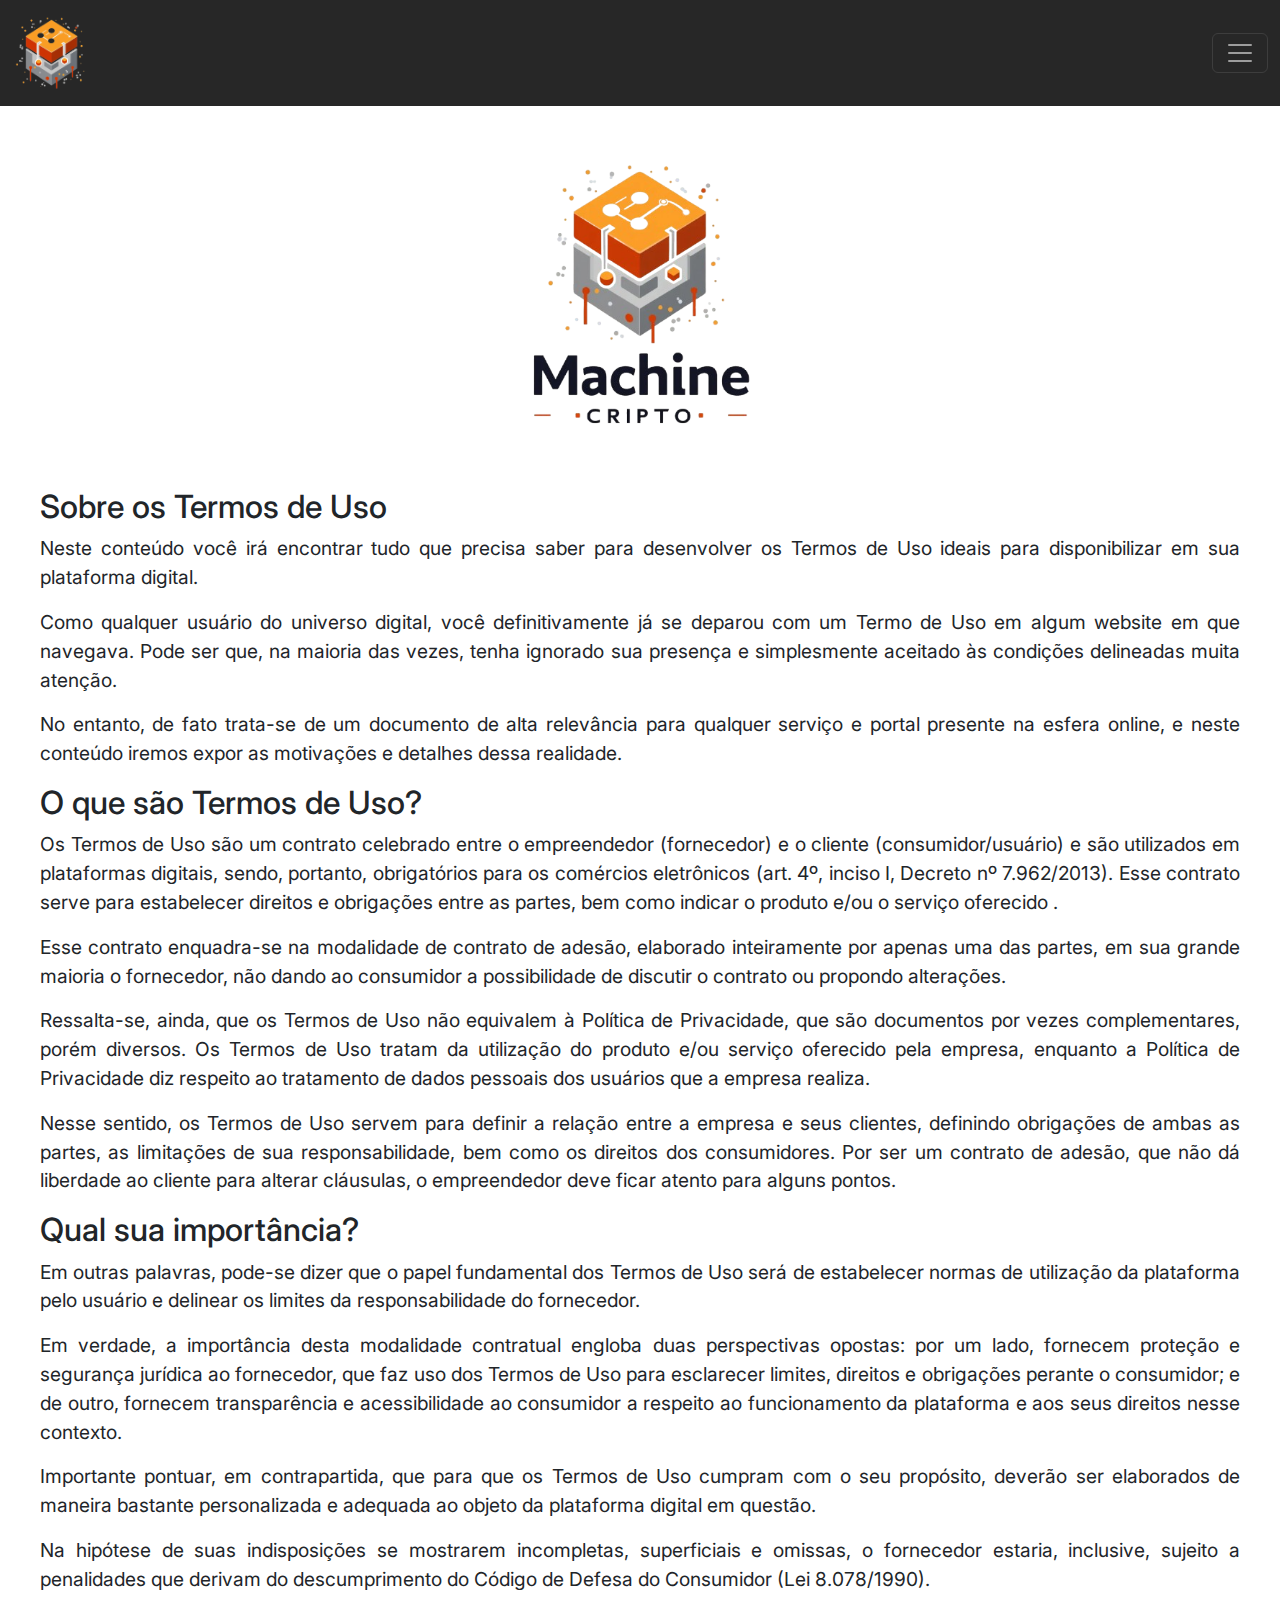
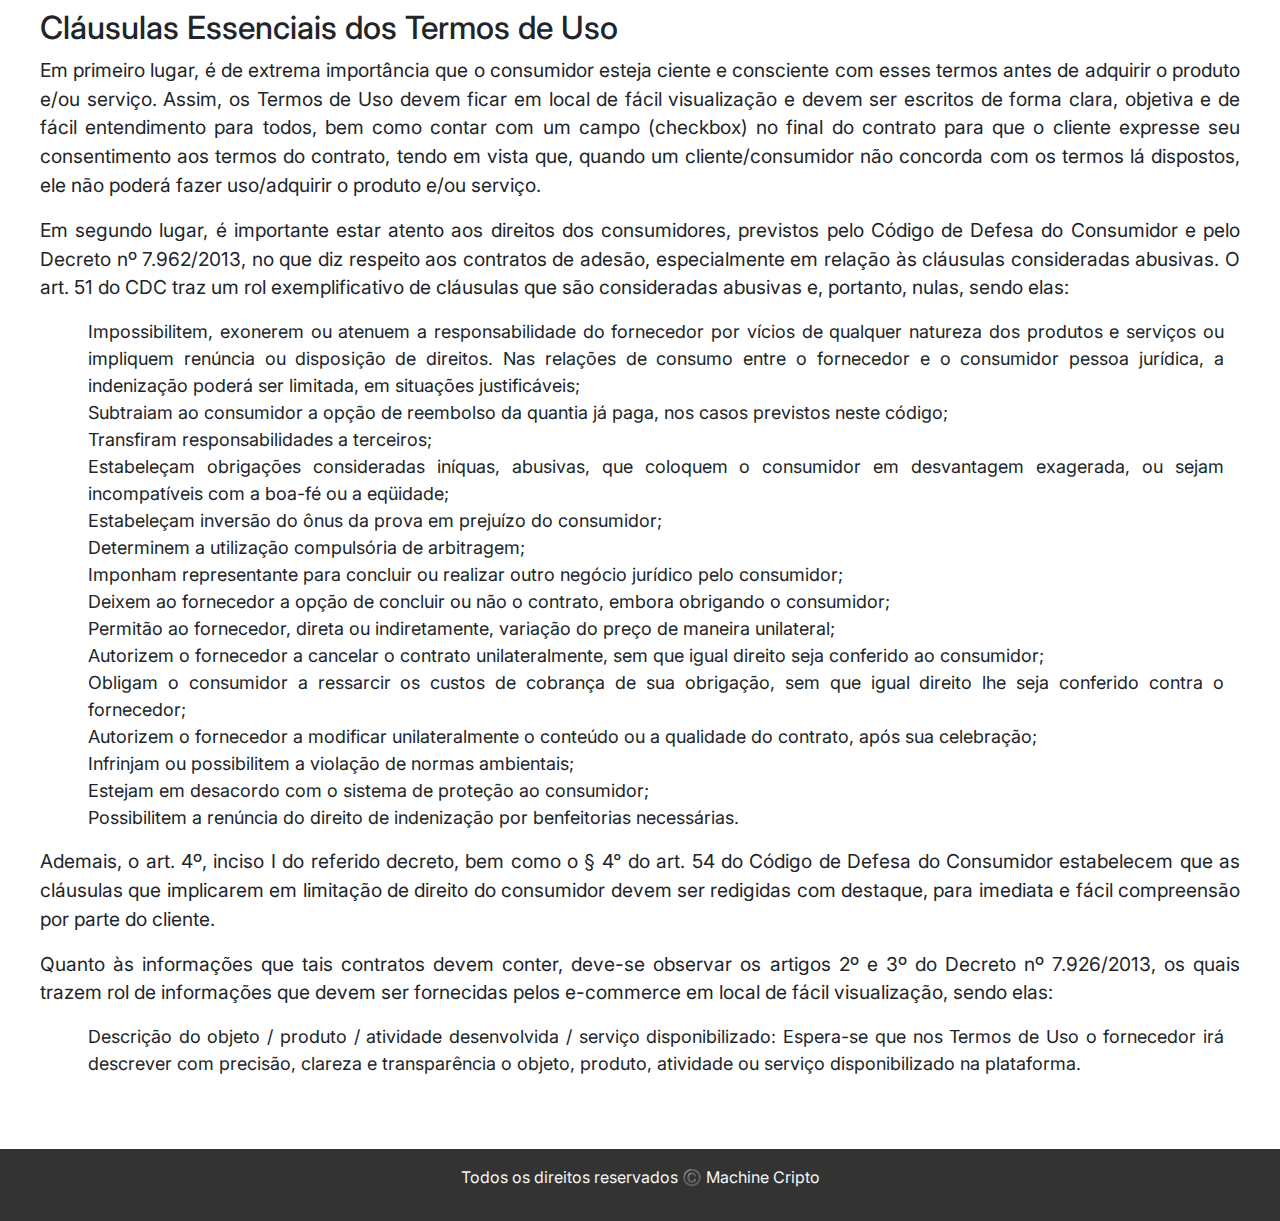
<file: Machine Cripto/pageDois/Termos.html>
<!DOCTYPE html>
<html lang="en">

<head>
    <meta charset="UTF-8">
    <meta charset="UTF-8">
    <meta name="viewport" content="width=device-width, initial-scale=1.0">
    <link rel="stylesheet" href="styles.css" >
    <link rel="preconnect" href="https://fonts.googleapis.com">
    <link rel="preconnect" href="https://fonts.gstatic.com" crossorigin>
    <link
        href="https://fonts.googleapis.com/css2?family=Inter:ital,opsz,wght@0,14..32,100..900;1,14..32,100..900&display=swap"
        rel="stylesheet">
    <link rel="icon" href="../assets/logo.machinecrip.png">
    <title>Machine Cripto</title>
    <meta name="viewport" content="width=device-width, initial-scale=1.0">
    <link href="https://cdn.jsdelivr.net/npm/bootstrap@5.3.3/dist/css/bootstrap.min.css" rel="stylesheet"
        integrity="sha384-QWTKZyjpPEjISv5WaRU9OFeRpok6YctnYmDr5pNlyT2bRjXh0JMhjY6hW+ALEwIH" crossorigin="anonymous">
    <script src="https://cdn.jsdelivr.net/npm/bootstrap@5.3.3/dist/js/bootstrap.bundle.min.js"
        integrity="sha384-YvpcrYf0tY3lHB60NNkmXc5s9fDVZLESaAA55NDzOxhy9GkcIdslK1eN7N6jIeHz"
        crossorigin="anonymous"></script>
    <title>Document</title>
</head>


<body>
    <header>
        <nav class="navbar navbar-dark fixed-top" style="background-color: #272727;">
            <div class="container-fluid">
                <a class="navbar-brand" href="../index.html"><img class="logo_machine" src="../assets/logo.machinecrip.png"
                        alt=""></a>
                <button class="navbar-toggler" type="button" data-bs-toggle="offcanvas"
                    data-bs-target="#offcanvasNavbar" aria-controls="offcanvasNavbar" aria-label="Toggle navigation">
                    <span class="navbar-toggler-icon"></span>
                </button>
                <div class="offcanvas offcanvas-end" tabindex="-1" id="offcanvasNavbar"
                    aria-labelledby="offcanvasNavbarLabel">
                    <div class="offcanvas-header" style="background-color: #272727; color: #f6f6f6;">
                        <h5 class="offcanvas-title" id="offcanvasNavbarLabel">Menu</h5>
                        <button type="button" class="btn-close btn-close-white" data-bs-dismiss="offcanvas"
                            aria-label="Close"></button>
                    </div>
                    <div class="offcanvas-body" style="background-color: #272727; color: #f6f6f6;">
                        <ul class="navbar-nav justify-content-end pe-3">
                            <li class="nav-item">
                                <a class="nav-link active" aria-current="page" href="../index.html"
                                    style="color: #f6f6f6;">Home</a>
                            </li>
                            <li class="nav-item">
                                <a class="nav-link" href="./loguin.html" style="color: #f6f6f6;">Entre ou Cadastre-se</a>
                            </li>
                            <li class="nav-item dropdown">
                                <a class="nav-link dropdown-toggle" href="#" role="button" data-bs-toggle="dropdown"
                                    aria-expanded="false" style="color: #f6f6f6;">
                                    Mais
                                </a>
                                <ul class="dropdown-menu" style="background-color: #272727;">

                                    
                                    <li><a class="dropdown-item" href="./indexDois.html" style="color: #f6f6f6;">Sobre
                                            Nós</a></li>
                                    <li><a class="dropdown-item" href="./Termos.html" style="color: #f6f6f6;">Termos de
                                            uso</a></li>
                                    <li>
                                        <hr class="dropdown-divider" style="background-color: #f6f6f6;">
                                    </li>
                                    <li><a class="dropdown-item" href="#" style="color: #f6f6f6;">Atendimento ao
                                            cliente</a></li>
                                </ul>
                            </li>
                        </ul>
                        <form class="d-flex mt-3" role="search">
                            <input class="form-control me-2" type="search" placeholder="O que você procura?"
                                aria-label="Search">
                            <button class="btn btn-outline-success" type="submit">Pesquisar</button>
                        </form>
                    </div>
                </div>
            </div>
        </nav>

    </header>


    <main class="sessionTermos">
        <section class="termosDeuso">

            <div class="">
                <img class="logooo" src="../assets/LOGO__2_-removebg-preview.png" alt="">
                <h1 class=" " style="text-decoration: transparent;"></h1>
                <h2 class="">Sobre os Termos de Uso</h2>
                <p>
                    Neste conteúdo você irá encontrar tudo que precisa saber para desenvolver os Termos de Uso ideais
                    para disponibilizar em sua plataforma digital.
                </p>
                <p>
                    Como qualquer usuário do universo digital, você definitivamente já se deparou com um Termo de Uso em
                    algum website em que navegava. Pode ser que, na maioria das vezes, tenha ignorado sua presença e
                    simplesmente aceitado às condições delineadas muita atenção.
                </p>
                <p>
                    No entanto, de fato trata-se de um documento de alta relevância para qualquer serviço e portal
                    presente na esfera online, e neste conteúdo iremos expor as motivações e detalhes dessa realidade.
                </p>
                <h2>O que são Termos de Uso?</h2>
                <p>
                    Os Termos de Uso são um contrato celebrado entre o empreendedor (fornecedor) e o cliente
                    (consumidor/usuário) e são utilizados em plataformas digitais, sendo, portanto, obrigatórios para os
                    comércios eletrônicos (art. 4º, inciso I, Decreto nº 7.962/2013). Esse contrato serve para
                    estabelecer direitos e obrigações entre as partes, bem como indicar o produto e/ou o serviço
                    oferecido
                    .
                </p>
                <p>
                    Esse contrato enquadra-se na modalidade de contrato de adesão, elaborado
                    inteiramente por apenas uma das partes, em sua grande maioria o fornecedor, não dando ao consumidor
                    a
                    possibilidade de discutir o contrato ou propondo alterações.
                </p>
                <p>
                    Ressalta-se, ainda, que os Termos de Uso não equivalem à Política de Privacidade, que são documentos
                    por vezes complementares, porém diversos. Os Termos de Uso tratam da utilização do produto e/ou
                    serviço oferecido pela empresa, enquanto a Política de Privacidade diz respeito ao tratamento de
                    dados
                    pessoais dos usuários que a empresa realiza.
                </p>
                <p>
                    Nesse sentido, os Termos de Uso servem para definir a relação entre a empresa e seus clientes,
                    definindo obrigações de ambas as partes, as limitações de sua responsabilidade, bem como os direitos
                    dos consumidores. Por ser um contrato de adesão, que não dá liberdade ao cliente para alterar
                    cláusulas, o empreendedor deve ficar atento para alguns pontos.
                </p>

                <h2>Qual sua importância?</h2>
                <p>
                    Em outras palavras, pode-se dizer que o papel fundamental dos Termos de Uso será de estabelecer
                    normas de utilização da plataforma pelo usuário e delinear os limites da responsabilidade do
                    fornecedor.
                </p>
                <p>
                    Em verdade, a importância desta modalidade contratual engloba duas perspectivas opostas: por um
                    lado, fornecem proteção e segurança jurídica ao fornecedor, que faz uso dos Termos de Uso para
                    esclarecer limites, direitos e obrigações perante o consumidor; e de outro, fornecem transparência e
                    acessibilidade ao consumidor a respeito ao funcionamento da plataforma e aos seus direitos
                    nesse contexto.
                </p>
                <p>
                    Importante pontuar, em contrapartida, que para que os Termos de Uso cumpram com o seu propósito,
                    deverão ser elaborados de maneira bastante personalizada e adequada ao objeto da
                    plataforma digital em questão.
                </p>
                <p>
                    Na hipótese de suas indisposições se mostrarem incompletas, superficiais e omissas, o fornecedor
                    estaria, inclusive, sujeito a penalidades que derivam do descumprimento do Código de Defesa do
                    Consumidor (Lei 8.078/1990).
                </p>

                <h2>Cláusulas Essenciais dos Termos de Uso</h2>
                <p>
                    Em primeiro lugar, é de extrema importância que o consumidor esteja ciente e consciente com esses
                    termos antes de adquirir o produto e/ou serviço. Assim, os Termos de Uso devem ficar em local de
                    fácil visualização e devem ser escritos de forma clara, objetiva e de fácil entendimento para todos,
                    bem como contar com um campo (checkbox) no final do contrato para que o cliente expresse seu
                    consentimento aos termos do contrato, tendo em vista que, quando um cliente/consumidor não concorda
                    com os termos lá dispostos, ele não poderá fazer uso/adquirir o produto e/ou serviço.
                </p>
                <p>
                    Em segundo lugar, é importante estar atento aos direitos dos consumidores, previstos pelo Código de
                    Defesa do Consumidor e pelo Decreto nº 7.962/2013, no que diz respeito aos contratos de adesão,
                    especialmente em relação às cláusulas consideradas abusivas. O art. 51 do CDC traz um rol
                    exemplificativo de cláusulas que são consideradas abusivas e, portanto, nulas, sendo elas:
                </p>
                <ul>
                    <li>Impossibilitem, exonerem ou atenuem a responsabilidade do fornecedor por vícios de qualquer
                        natureza dos produtos e serviços ou impliquem renúncia ou disposição de direitos. Nas relações
                        de consumo entre o fornecedor e o consumidor pessoa jurídica, a indenização poderá ser limitada,
                        em situações justificáveis;</li>
                    <li>Subtraiam ao consumidor a opção de reembolso da quantia já paga, nos casos previstos neste
                        código;</li>
                    <li>Transfiram responsabilidades a terceiros;</li>
                    <li>Estabeleçam obrigações consideradas iníquas, abusivas, que coloquem o consumidor em desvantagem
                        exagerada, ou sejam incompatíveis com a boa-fé ou a eqüidade;</li>
                    <li>Estabeleçam inversão do ônus da prova em prejuízo do consumidor;</li>
                    <li>Determinem a utilização compulsória de arbitragem;</li>
                    <li>Imponham representante para concluir ou realizar outro negócio jurídico pelo consumidor;</li>
                    <li>Deixem ao fornecedor a opção de concluir ou não o contrato, embora obrigando o consumidor;</li>
                    <li>Permitão ao fornecedor, direta ou indiretamente, variação do preço de maneira unilateral;</li>
                    <li>Autorizem o fornecedor a cancelar o contrato unilateralmente, sem que igual direito seja
                        conferido ao consumidor;</li>
                    <li>Obligam o consumidor a ressarcir os custos de cobrança de sua obrigação, sem que igual direito
                        lhe seja conferido contra o fornecedor;</li>
                    <li>Autorizem o fornecedor a modificar unilateralmente o conteúdo ou a qualidade do contrato, após
                        sua celebração;</li>
                    <li>Infrinjam ou possibilitem a violação de normas ambientais;</li>
                    <li>Estejam em desacordo com o sistema de proteção ao consumidor;</li>
                    <li>Possibilitem a renúncia do direito de indenização por benfeitorias necessárias.</li>
                </ul>
                <p>
                    Ademais, o art. 4º, inciso I do referido decreto, bem como o § 4° do art. 54 do Código de Defesa do
                    Consumidor estabelecem que as cláusulas que implicarem em limitação de direito do consumidor devem
                    ser redigidas com destaque, para imediata e fácil compreensão por parte do cliente.
                </p>
                <p>
                    Quanto às informações que tais contratos devem conter, deve-se observar os artigos 2º e 3º do
                    Decreto nº 7.926/2013, os quais trazem rol de informações que devem ser fornecidas pelos e-commerce
                    em local de fácil visualização, sendo elas:
                </p>
                <ul>
                    <li>Descrição do objeto / produto / atividade desenvolvida / serviço disponibilizado: Espera-se que
                        nos Termos de Uso o fornecedor irá descrever com precisão, clareza e transparência o objeto,
                        produto, atividade ou serviço disponibilizado na plataforma.</li>
                    <div></div>

                </ul>
        </section>
    </main>
    <footer class="rodape">
        <p>Todos os direitos reservados ©️ Machine Cripto</p>
    </footer>
</body>

</html>
</file>
<file: Machine Cripto/pageDois/styles.css>
* {
  font-family: 'Inter', sans-serif;
}



.primeiraSessao {

  margin-top: 5rem;
  display: flex;
  align-items: center;
  justify-content: space-around;
  margin: 5rem;
  flex-direction: row; /* Mantém a direção padrão em telas grandes */
}

.primeiraSessaoTextos {
  align-items: left; 
  display: block; 
  text-align: left; 
  margin-bottom: 1rem; 
}


.contain {
  color: rgba(255, 255, 255, 0);
  width: 100%;
  height: 100%;
  --s: 200px; /* control the size */
  --c1: #1d1d1d;
  --c2: #4e4f51;
  --c3: #3c3c3c;

  background: repeating-conic-gradient(
        from 30deg,
        #0000 0 120deg,
        var(--c3) 0 180deg
      )
      calc(0.5 * var(--s)) calc(0.5 * var(--s) * 0.577),
    repeating-conic-gradient(
      from 30deg,
      var(--c1) 0 60deg,
      var(--c2) 0 120deg,
      var(--c3) 0 180deg
    );
  background-size: var(--s) calc(var(--s) * 0.577);
}





.logooo {
  display: flex;
  justify-content: center;
  margin: 0 auto;
  margin-top: 5rem;
  width: 35%;
}

.imagem11 {
  width: 70%; /* Mantém a largura de 70% em telas menores */
  height: auto;
  border-radius: 18px;
}

.titulos {
  font-size: 3vh;
  text-align: center;
}

.textos1 {
  justify-content: center;
  align-items: center;
  font-size: 2.4vh;
}

.logo_machine {
  width: 80px;
  height: 80px;
}

.imagem12{
  width: 50%;
  height: auto;
}

.segundaSessaoTextos{
  display: block;
  align-items: center;
  padding:1.5rem ;
  margin: 2rem;
  
}

.segundaSessao {
  padding-top: 5rem;

  align-items: center;
  margin: 0 auto;
}

.d-block {
  width: 95%;
  height: auto;
  align-items: center;
  margin: 0 auto;
}

.sessaoDeInformacoes {
  flex-direction: column;
  margin-top: 3.5rem;
  align-items: center;
  display: flex;
    align-items: center;
    justify-content: center; /* Centraliza os itens do contêiner */
    flex-direction: column; /* Muda a direção para coluna, se necessário */
    width: 100%;
    padding: 0;;
}

info ul, ol{
  list-style: none; /* Remove os marcadores padrão */
    padding: 0; /* Remove o preenchimento padrão */
    margin: 0 auto; /* Centraliza a lista */
    text-align: center; /* Alinha o texto da lista ao centro */
    list-style: none; /* Remove os marcadores padrão */
}

li {
  
  margin: 0 1rem; /* Espaço entre os itens */
}

.sessaoDeObjetivos {
  display: flex;
  align-items: center;
  justify-content: space-around;
  margin: 5rem;
  flex-direction: row; /* Mantém a direção padrão em telas grandes */
}

.rodape {
  color: #f6f6f6;
  margin-top: 2rem;
  padding-top: 2rem;
  margin: 0 auto;
  display: block;
  align-items: center;
  justify-content: center;
  background-color: #333;
  padding: 1rem;
  text-align: center;
  margin-top: 1rem;
}

.sessaoDeObjetivosTexto {
  font-size: 2vh;
}

li.textos1{
  list-style: none;
}

li{
  list-style: none;
}

/* Responsividade para telas menores (tablets e celulares) */
@media (max-width: 1025px) {

  li.textos1{
    list-style: none;
    align-items: center;
    text-align: center;
    padding-top: 1rem;
  }

  p.textos1{
    margin: 2rem;
  }

  div.pagina{
    margin: 0;
    padding: 0;
  }

  div.segundaSessao{
    padding-top: 0;
  }

  img.d-block {
    width: 160%;
    height: auto;
  }

  .segundaSessaoTextos{
    margin-top: 3rem;
  }

  div.pagina{
    margin-top: 2rem;
  }


  .sessaoDeInformacoes{
    /* background-color: #4cf000; */
    padding: 0.5rem;
  }
  

  .primeiraSeesaoTextos {
    padding: 1rem;
  }

  .titulos, .titulos1{
    align-items: center;
    text-align: center;
  }

  .textos1{
    padding: 0.1;
  }

  .d-block{
    width: 100%;
  }

  .pagina{
    padding: 0.5rem;

  }
  .primeiraSessao {
    flex-direction: column; /* Muda a direção para coluna em telas menores que 1024px */
    align-items: center; /* Centraliza os itens horizontalmente */
    padding-top: 6.2rem;
    margin: 0 auto;
  }

  .sessaoDeObjetivos {
    flex-direction: column; /* Muda a direção para coluna em telas menores */
    align-items: center; /* Centraliza os itens horizontalmente */
    margin: 0.5rem; /* Ajusta a margem para telas menores */
  }

  .logooo {
    width: 70%; /* Ajusta a largura da logo */
  }

  .imagem12 {
    width: 90%; /* Mantém a largura de 70% em telas menores */
    height: auto;
  }

  .titulos1, .textos1, .sessaoDeObjetivosTexto {
    /* padding-top: 2rem; */
    font-size: 2vh; /* Ajusta a fonte para telas menores */
  }

  div.container{
    width: 100vh;
    gap: 2rem;
    /* padding: 3rem; */
  }

  p.tituloss{
    text-align: center;
    font-size: 2.5vh;
    gap: 2rem;
    padding-top: 1rem;
    margin: 0 auto;
    align-items: center;
  }

  div.container-card-charts{
    margin: 0 auto;
    align-items: center;
  }

  @media (max-width: 760px) {

    img.imagem11{
      width: 100%;
    }

    div.info{
      padding-top: 2rem;
      margin: 0 auto; /* Centraliza a div */
      display: flex; /* Usa flexbox para alinhamento */
      flex-direction: column; /* Empilha os itens verticalmente */
      align-items: center; /* Centraliza os itens horizontalmente */
      text-align: center; /* Alinha o texto dentro da div ao centro */
    }

    ul.textos1{
      padding: 0;
      margin: 0 auto; /* Centraliza a div */
      display: flex; /* Usa flexbox para alinhamento */
      flex-direction: column; /* Empilha os itens verticalmente */
      align-items: center; /* Centraliza os itens horizontalmente */
      text-align: center; /* Alinha o texto dentro da div ao centro */
    }

    h2.titulos{
      padding-top: 2rem;
      
    }

    div.sessaoDeInformacoes {
      text-align: center; /* Alinha o texto ao centro */
      margin: 0; /* Remove margens */
      display: flex; /* Usando flexbox para alinhamento */
      flex-direction: column; /* Empilha os itens verticalmente */
      align-items: center; /* Centraliza os itens horizontalmente */
      padding: 0;
  }
  
  div.sessaoDeInformacoes li {
      text-align: center; /* Alinha o texto ao centro */
      margin: 0.5rem 0; /* Espaçamento vertical entre os itens */
      list-style: none; /* Remove os marcadores da lista, se necessário */
  }
  

    img.imagem12{
      margin: 0 auto;
      align-items: center;
    }

    div.container {
      display: row;
      flex-direction: column; /* Empilha os itens em coluna */
      align-items: center; /* Centraliza os itens horizontalmente */
      justify-content: center; /* Centraliza os itens verticalmente */
      margin: 0 ;
      width: 100%; /* Garante que o contêiner ocupe toda a largura */
      gap: 0;
      padding: 0;
    }
    div.d-block {
      display: flex; /* Adiciona flexbox para centralizar */
      flex-direction: column; /* Empilha os itens em coluna */
      align-items: center; /* Centraliza os itens horizontalmente */
      margin: 0 auto; /* Centraliza o contêiner */
  }
  
  div.container-card-charts {
    width: 300px;
    padding: 0;
      display: flex; /* Adiciona flexbox para centralizar */
      flex-direction: column; /* Alinha os itens em coluna */
      align-items: center; /* Centraliza os itens horizontalmente */
      margin: 0 auto; /* Centraliza o contêiner */
  }

    img.d-block{
      padding-right: 4rem;
      width: 200%;
      height: auto;

    }

    p.tituloss{
      width: 90%; /* A largura do texto ocupa 90% em telas menores */
      text-align: center; /* Alinha o texto ao centro */
      margin: 0 auto 1rem; /* Centraliza horizontalmente e adiciona espaço abaixo */
      display: block; /* Garante que o texto ocupe toda a largura disponível */
      padding: 1rem; /* Ajusta o preenchimento do texto */
      font-size: 2vh;
      margin-top: 1rem;
      /* color: white; */
    }

    .primeiraSessao{
      margin-top: 2rem;
    }

    .segundaSessaoTextos{
      margin-top: 2rem;
      margin: 0.5rem;
    }
    .primeiraSessao {
      display: block;
      flex-direction: column; /* Muda a direção para coluna em telas menores que 390px */
      align-items: center; /* Centraliza os itens horizontalmente */
      padding: 1rem;
      margin: 0; /* Remove a margem grande */
    }
  
    .sessaoDeObjetivos {
      flex-direction: column; /* Muda a direção para coluna em telas menores */
      align-items: center; /* Centraliza os itens horizontalmente */
      margin: 1rem; /* Ajusta a margem para telas menores */
    }
  
    .logooo {
      width: 70%; /* Ajusta a largura da logo */
    }
    .d-block{
      width: 140%;
    }
    .imagem11 {
      width: 80%; /* Mantém a largura de 80% em telas menores */
      height: auto;
    }
    

    div.pagina{
        margin: 0 auto;
        padding: 0;
    }

    .titulos1, .textos1, .sessaoDeObjetivosTexto {
      font-size: 2vh; /* Ajusta a fonte para telas menores */
      text-align: justify; /* Justifica o texto */
    }
  }
  
}





.btnNovaPagina{
  position: relative;
  display: inline-block;
  margin: 15px;
  padding: 15px 30px;
  text-align: center;
  font-size: 18px;
  letter-spacing: 1px;
  text-decoration: none;
  color: #ffffff;
  background: #a16100;
  cursor: pointer;
  transition: ease-out 0.5s;
  border: 2px solid #7a4900;
  border-radius: 15px;
  box-shadow: inset 0 0 0 0 #ff9100;
}

.btnNovaPagina:hover {
  color: rgb(0, 0, 0);
  box-shadow: inset 0 -100px 0 0 #ebae69;
}

.btnNovaPagina:active {
  transform: scale(0.9);
}

.sessaoCartao{
  display: flex;
  margin: 0 auto;
  justify-content: center;
  padding-top: 0.4rem;

}

.textfinal{
  display: flex;
  margin: 0 auto;
  padding-top: 1rem;
  justify-content: center;
}

.container {
  width: 100%;
  height: 100%;
  --s: 82px;
  --c1: #b2b2b2;
  --c2: #ffffff;
  --c3: #d9d9d9;

  --_g: var(--c3) 0 120deg, #0000 0;
  background: conic-gradient(from -60deg at 50% calc(100% / 3), var(--_g)),
    conic-gradient(from 120deg at 50% calc(200% / 3), var(--_g)),
    conic-gradient(
      from 60deg at calc(200% / 3),
      var(--c3) 60deg,
      var(--c2) 0 120deg,
      #0000 0
    ),
    conic-gradient(from 180deg at calc(100% / 3), var(--c1) 60deg, var(--_g)),
    linear-gradient(
      90deg,
      var(--c1) calc(100% / 6),
      var(--c2) 0 50%,
      var(--c1) 0 calc(500% / 6),
      var(--c2) 0
    );
  background-size: calc(1.732 * var(--s)) var(--s);
}

.container-card-charts {
  position: relative;
  width: 400px;
  height: 300px;
  background: linear-gradient(
    to top,
    rgba(255, 255, 255),
    rgba(255, 255, 255, 0.1)
  );
  border-radius: 32px;
  padding: 1.6px;
  box-shadow: 0 0px 80px -10px rgba(255, 255, 255, 0.15);
}
.container-card-charts::before {
  position: absolute;
  content: "";
  bottom: -40px;
  left: 50%;
  transform: translateX(-50%);
  width: 80px;
  height: 80px;
  background-color: #777777;
  z-index: -10;
  filter: blur(70px);
}
.card-charts {
  width: 100%;
  height: 100%;
  background: radial-gradient(ellipse at center, #1b1b1b, #000000);
  border-radius: 32px;
  display: flex;
  flex-direction: column;
  overflow: hidden;
}
.charts-lines {
  position: relative;
  width: 100%;
  height: 100%;
}
.charts-lines i {
  position: absolute;
  inset: 0;
  display: flex;
  width: 100%;
  height: 100%;
}
.lines {
  position: absolute;
  inset: 0;
  display: flex;
  justify-content: space-between;
}
.lines span {
  width: 1.5px;
  height: 100%;
  margin: 0 18px;
  background: linear-gradient(
    to top,
    rgba(255, 255, 255, 0) 0%,
    rgba(255, 255, 255, 0.025) 50%,
    rgba(255, 255, 255, 0) 100%
  );
}
.tags-card {
  display: flex;
  align-items: center;
  justify-content: space-between;
  padding: 20px;
}
.tags-card .radio {
  position: relative;
  display: flex;
  align-items: center;
  justify-content: center;
  width: 40px;
  border-radius: 12px;
  color: #a7a7a7;
  font-family: "Segoe UI", Tahoma, Geneva, Verdana, sans-serif;
  font-size: 8px;
  font-weight: 600;
  cursor: pointer;
}
.tags-card .radio:hover {
  color: #ffffff;
}
.tags-card .radio input {
  display: none;
}

.tags-card .radio .name {
  width: 100%;
  padding: 6px;
  display: flex;
  align-items: center;
  justify-content: center;
  border-radius: 12px;
  z-index: 1;
}

.tags-card .radio input:checked + .name {
  color: #ffffff;
  background: linear-gradient(15deg, #898989, #181818, #000000);
  transform: scale(1.1);
}

.tags-card .radio input:checked + .name::before {
  position: absolute;
  background-color: #212121;
  content: "";
  inset: 1px;
  z-index: -1;
  border-radius: 12px;
}

.main-texts {
  display: flex;
  flex-direction: column;
  padding: 0 20px;
  font-weight: 500;
}
.main-texts .title {
  background-image: linear-gradient(to top left, #92400e, #f9d86d, #a6a6a6);
  background-clip: text;
  -webkit-background-clip: text;
  color: transparent;
}
.main-texts .change {
  background-image: linear-gradient(to right, #ffffff, #ffffff);
  background-clip: text;
  -webkit-background-clip: text;
  color: transparent;
}
.charts-lines path {
  opacity: 0;
}
.card-charts svg {
  transition: transform 0.5s ease;
}
.card-charts:hover svg {
  transform: scale(1.5);
}
.icon-week path {
  animation: draw 8s ease infinite;
}
.icon-month path {
  animation: draw 8s 3s ease infinite;
}

@keyframes draw {
  0% {
    stroke-dashoffset: 1500;
    opacity: 0.8;
  }
  50% {
    stroke-dashoffset: 0;
  }
  100% {
    stroke-dashoffset: -1500;
    opacity: 0.8;
  }
}

.container {
  display: flex; /* Usa flexbox */
  align-items: center; /* Centraliza verticalmente os itens */
  justify-content: space-between; /* Espaça os itens entre as extremidades */
  flex-wrap: wrap; /* Permite quebra de linha se necessário */
}
.tituloss {
  border-radius: 12px;
  font-size: 2.5vh;
  margin: 0; /* Define margem como zero */
  padding: 0.5rem; /* Define um espaço interno */
  text-align: left; /* Alinha o texto à esquerda */
  background-color: #f6f6f6; /* Fundo do texto */
  width: 60%; /* Define uma largura para garantir espaço adequado */
}

.copy{
  border-radius: 12px;
  font-size: 2.5vh;
  margin: 0; /* Define margem como zero */
  padding: 0.5rem; /* Define um espaço interno */
  text-align: left; /* Alinha o texto à esquerda */
  background-color: #f6f6f6; /* Fundo do texto */
  width: 60%; /* Define uma largura para garantir espaço adequado */
}

.sessionTermos {
  margin: 0 auto;
  font-size: 2vh; /* Você pode manter isso ou usar uma unidade relativa */
  padding: 0.5rem;
}

.logooo {
  width: 30%;
  height: auto;
}

.termosDeuso {
  margin: 0 auto;
  text-align: justify;
  padding: 2rem;
}

.termosDeuso p {
  margin-bottom: 1rem; /* Espaçamento entre os parágrafos */
  font-size: 1.5vw; /* Tamanho da fonte responsivo */
}

/* Media query para ajustar o tamanho da fonte em telas menores */
@media (max-width: 600px) {
  .termosDeuso p {
    font-size: 4vw; /* Aumenta o tamanho da fonte em telas pequenas */
  }
}

.rodapee {

  position: fixed; /* ou 'absolute' se você não quer que ele fique sempre na tela */
  bottom: 0; /* Posiciona o footer na parte inferior da janela */
  left: 0; /* Alinha à esquerda */
  width: 100%; /* Faz o footer ocupar toda a largura */
  background-color: #333; /* Altere a cor conforme necessário */
  color: white; /* Cor do texto */
  padding: 1rem; /* Adiciona um pouco de espaço interno */
  text-align: center; /* Centraliza o texto */
}



.mainmain{
  margin-top: 8rem;
}

.sessaoLoguin {
  margin-top: 1rem;
  display: flex; /* Ativa o Flexbox */
  flex-direction: row; /* Garante que os itens fiquem lado a lado */
  justify-content: center; /* Centraliza os itens horizontalmente */ 
  background-color: #fff;
  padding: 2rem;
  gap: 2rem;
  border-radius: 3rem;
  max-width: 90%; /* Limita a largura máxima para ser responsivo */
  margin: 5rem auto; /* Centraliza com auto e reduz a margem */
  border: 5px solid #0000;
  border-radius: 3rem;
  background: linear-gradient(#ffffff, #ffffff) padding-box, linear-gradient(
        var(--angle),
        #ffffff,
        #e65a04,
        #c2ae009a

      ) border-box;
  animation: 4s rotate linear infinite;
}

@keyframes rotate {
  to {
    --angle: 360deg;
  }
}

@property --angle {
  syntax: "<angle>";
  initial-value: 0deg;
  inherits: false;
}


.campodeLoguin {
  display: flex;
  align-items: center;
}

.imgConta {
  width: 95%; /* Ajusta a largura */
  max-width: auto; /* Limite máximo para telas pequenas */
  border-radius: 10rem;
}

.form {
  font-size: 2vh;
  display: flex;
  flex-direction: column;
  gap: 10px;
  border-radius: 20px;
  font-family: -apple-system, BlinkMacSystemFont, 'Segoe UI', Roboto, Oxygen, Ubuntu, Cantarell, 'Open Sans', 'Helvetica Neue', sans-serif;
}

::placeholder {
  font-family: inherit; /* Usa a mesma fonte da input */
}

.form button {
  align-self: flex-end;
}

.flex-column > label {
  color: #151717;
  font-weight: 600;
}

.inputForm {
  border: 1.5px solid #ecedec;
  border-radius: 10px;
  height: 50px;
  display: flex;
  align-items: center;
  padding-left: 10px;
  transition: 0.2s ease-in-out;
}

.input {
  margin-left: 10px;
  border-radius: 10px;
  border: none;
  width: 100%; /* Mantém a largura da input ao pai */
  height: 100%;
}

.input:focus {
  outline: none;
}

.inputForm:focus-within {
  border: 1.5px solid #f58b00;
}

.flex-row {
  display: flex;
  flex-direction: row;
  align-items: center;
  gap: 10px;
  justify-content: space-between;
}

.flex-row > div > label {
  font-size: 14px;
  color: black;
  font-weight: 400;
}

.solicitar{
  font-size: 14px;
  margin-left: 5px;
  color: #805f07;
  font-weight: 500;
  cursor: pointer;
}

.span {
  font-size: 14px;
  margin-left: 5px;
  color: #805f07;
  font-weight: 500;
  cursor: pointer;
}

.button-submit {
  margin: 20px 0 10px 0;
  background-color: #151717;
  border: none;
  color: white;
  font-size: 15px;
  font-weight: 500;
  border-radius: 10px;
  height: 50px;
  width: 100%;
  cursor: pointer;
}

.p {
  text-align: center;
  color: black;
  font-size: 14px;
  margin: 5px 0;
}

.btn {
  margin-top: 10px;
  width: 100%;
  height: 50px;
  border-radius: 10px;
  display: flex;
  justify-content: center;
  align-items: center;
  font-weight: 500;
  gap: 10px;
  border: 1px solid #ededef;
  background-color: white;
  cursor: pointer;
  transition: 0.2s ease-in-out;
}

.btn:hover {
  border: 1px solid #fc7c05;
}

.cont {
  width: 100%;
  --s: 300px;
  --c1: #1d1d1d;
  --c2: #4e4f51;
  --c3: #3c3c3c;
  
  background: repeating-conic-gradient(
        from 30deg,
        #0000 0 120deg,
        var(--c3) 0 180deg
      )
      calc(0.5 * var(--s)) calc(0.5 * var(--s) * 0.577),
    repeating-conic-gradient(
      from 30deg,
      var(--c1) 0 60deg,
      var(--c2) 0 120deg,
      var(--c3) 0 180deg
    );
  background-size: var(--s) calc(var(--s) * 0.577);
}

/* Media Queries para Responsividade */
@media (max-width: 600px) {

  rodapee{
    position: relative
  }
  .sessaoLoguin {
    flex-direction: column; /* Muda a direção para coluna em telas menores */
    margin: 3rem 1rem; /* Ajusta margens */
  }

  .imgConta {
    display: none;
  }

  .form {
    width: 100%; /* Mantém a largura total */
  }
}

@media (max-width: 600px) {
  .imgConta{
    display: none;
  }
  .mainmain{
    margin-top: 5rem;
  }

  .sessaoLoguin{
    margin: 0 auto;
  }

}

/* Tela Iphone Pro Max */
@media (min-width: 429px) and ( max-width: 500px ) {

  .imgConta{
    display: none;
  }
  
  .mainmain{
    margin-top: 9.1rem;
  }

  div.sessaoLoguin{
    margin: 0 auto;
    font-size: 2vh;
    width: 190%;

  }

  form.form{
    gap: 1.4rem;
  }
}

/* Tela Iphone Pro*/
@media (min-width: 300px) and ( max-width: 391px ) {

  .imgConta{
    display: none;
  }
  
  .mainmain{
    margin-top: 7.5rem;
  }

  div.sessaoLoguin{
    margin: 0 auto;
    font-size: 2vh;
    width: 190%;

  }

  form.form{
    gap: 1.2rem;
  }
}

/* Tela Iphone Normal*/
@media (min-width: 400px) and ( max-width: 415px ) {

  .imgConta{
    display: none;
  }
  
  .mainmain{
    margin-top: 7.8rem;
  }

  div.sessaoLoguin{
    margin: 0 auto;
    font-size: 2vh;
    width: 190%;

  }

  form.form{
    gap: 1.5rem;
  }
}

@media (min-width: 389px) and ( max-width: 360px ){   .imgConta{
  display: none;
}

.mainmain{
  margin-top: 7.5rem;
}

div.sessaoLoguin{
  margin: 0 auto;
  font-size: 2vh;
  width: 190%;

}

form.form {
  gap: 1.2rem;
}

}

/* Iphone SE, 8, 7 (...) */
@media (min-width: 300px) and ( max-width: 375px ){   .imgConta{
  display: none;
}

.mainmain{
  margin-top: 5.7rem;
}

.sessaoLoguin{
  margin: 0 auto;
  font-size: 1vh;
  width: 10%;

}

form.form {
  gap: 0.3rem;
}

} 

/* pocket */
@media (min-width: 530px) and ( max-width: 560px ){   .imgConta{
  display: none;
}

.mainmain{
  margin-top: 6.8rem;
}

.sessaoLoguin{
  margin: 0 auto;
  font-size: 2vh;


}

form.form {
  gap: 0.5rem;
}

} 


/* tablets grandes */

@media (min-width: 819px) and (max-width: 821px) {
  .imgConta {
    width: 70%; /* Aumenta a largura para iPads */
    height: auto; /* Deixa a altura automática */
    margin: 0 auto; /* Centraliza a imagem */
  }

  .imagemlo {
    margin-top: -5%; /* Ajuste a margem conforme necessário */
    display: flex;
    justify-content: center; /* Centraliza horizontalmente */
  }

  .mainmain {
    padding-top: 4.5rem;
    margin-top: 4.5rem; /* Ajusta a margem superior */
  }

  .sessaoLoguin {
    gap: 0.5rem; /* Aumenta o gap para maior espaçamento */
    padding: 1rem;
    margin: 0 auto;
    font-size: 1.6vh; /* Ajuste a fonte para iPads */
    align-items: center;
  }

  form.form {
    margin-right: 7rem;
    gap: 2rem; /* Ajusta o espaçamento do formulário */
  }
}

@media (min-width: 700px) and (max-width: 850px) {
  .imgConta {
    width: 70%; /* Aumenta a largura para iPads */
    height: auto; /* Deixa a altura automática */
    margin: 0 auto; /* Centraliza a imagem */
  }

  .imagemlo {
    margin-top: -5%; /* Ajuste a margem conforme necessário */
    display: flex;
    justify-content: center; /* Centraliza horizontalmente */
  }

  .mainmain {
    padding-top: 4.5rem;
    margin-top: 4.5rem; /* Ajusta a margem superior */
  }

  .sessaoLoguin {
    gap: 0.5rem; /* Aumenta o gap para maior espaçamento */
    padding: 1rem;
    margin: 0 auto;
    font-size: 1.6vh; /* Ajuste a fonte para iPads */
    align-items: center;
  }

  form.form {
    margin-right: 7rem;
    gap: 2rem; /* Ajusta o espaçamento do formulário */
  }
}

/* Estilo para o select */
.select-input {
    background-color: #fff; /* Cor padrão */
    border: 1px solid #ccc; /* Borda padrão */
    padding: 10px;
    border-radius: 4px;
    width: 100%; /* Para preencher o espaço disponível */
}

/* Estilo para o hover do select */
.select-input:hover {
    background-color: #f6f6f6; /* Cor de fundo no hover */
}


.custom-checkbox { gap: 1rem;
  display: inline-flex;
  align-items: center;
  cursor: pointer;
  user-select: none;
  font-size: 16px;
  color: #333;
  transition: color 0.3s;
}

.custom-checkbox input[type="checkbox"] {
  display: none;
}

.custom-checkbox .checkmark {
  width: 24px;
  height: 24px;
  border: 2px solid #333;
  border-radius: 4px;
  display: flex;
  align-items: center;
  justify-content: center;
  margin-right: 10px;
  transition: background-color 0.3s, border-color 0.3s, transform 0.3s;
  transform-style: preserve-3d;
}

.custom-checkbox .checkmark::before {
  content: "\2713";
  font-size: 16px;
  color: transparent;
  transition: color 0.3s, transform 0.3s;
}

.custom-checkbox input[type="checkbox"]:checked + .checkmark {
  background-color: #fdb00a;
  border-color: #ff5404;
  transform: scale(1.1) rotateZ(360deg) rotateY(360deg);
}

.custom-checkbox input[type="checkbox"]:checked + .checkmark::before {
  color: #fff;
}

.custom-checkbox:hover {
  color: #666;
}

.custom-checkbox:hover .checkmark {
  border-color: #666;
  background-color: #f0f0f0;
  transform: scale(1.05);
}

.custom-checkbox input[type="checkbox"]:focus + .checkmark {
  box-shadow: 0 0 3px 2px rgba(0, 0, 0, 0.2);
  outline: none;
}

.custom-checkbox .checkmark,
.custom-checkbox input[type="checkbox"]:checked + .checkmark {
  transition: background-color 1.3s, border-color 1.3s, color 1.3s, transform 0.3s;
}
</file>
<file: Machine Cripto/pageDois/style2.css>
* {
    font-family: 'Inter', sans-serif;
    margin: 0;
    padding: 0;
}

body {
    font-family: 'Inter', sans-serif;

}

.principal {
    display: flex;
    margin: 0 auto;
    justify-content: center;
    align-items: center;
    min-height: 100vh;
}

.paginCartao {
    display: flex;
    align-items: center;
    flex-direction: column;
    margin-top: 5rem;
    gap: 1rem;
}

header {
    width: 100%;
    color: #fff;
}

.logo_machine {
    width: 80px;
    height: 80px;
}

.text-copy {
    margin: 0 auto;
    align-items: center;
    text-align: justify;
    font-size: 4vh;
    padding: 2rem;
    justify-content: center;
}

.card h5{
    color: #cb9604;
}

.card2 h5{
    color: #565656;
}

.card3 h5{
    color: #01cbb0;
}

h5{
    font-size: 5vh;
    text-align: center;
    padding: 1.5rem;
}

div.card {
    margin-top: 1rem;
    display: flex;
    /* Ativa o Flexbox */
    flex-direction: column;
    /* Garante que os itens fiquem lado a lado */
    justify-content: center;
    /* Centraliza os itens horizontalmente */
    background-color: #fff;
    padding: 1rem;
    gap: 2rem;
    border-radius: 3rem;
    max-width: 90%;
    /* Limita a largura máxima para ser responsivo */
    margin: 5rem auto;
    /* Centraliza com auto e reduz a margem */
    border: 5px solid #0000;
    border-radius: 3rem;
    background: linear-gradient(#ffffff, #ffffff) padding-box, linear-gradient(var(--angle),
            #ffffff,
            #ffdd02,
            #fcce00) border-box;
    animation: 4s rotate linear infinite;
}

@keyframes rotate {
    to {
        --angle: 360deg;
    }
}

@property --angle {
    syntax: "<angle>";
    initial-value: 0deg;
    inherits: false;
}


div.card2 {
    margin-top: 1rem;
    display: flex;
    /* Ativa o Flexbox */
    flex-direction: column;
    /* Garante que os itens fiquem lado a lado */
    justify-content: center;
    /* Centraliza os itens horizontalmente */
    background-color: #fff;
    padding: 1rem;
    gap: 2rem;
    border-radius: 3rem;
    max-width: 90%;
    /* Limita a largura máxima para ser responsivo */
    margin: 5rem auto;
    /* Centraliza com auto e reduz a margem */
    border: 5px solid #0000;
    border-radius: 3rem;
    background: linear-gradient(#ffffff, #ffffff) padding-box, linear-gradient(var(--angle),
            #ffffff,
            #6d6d6d,
            #3d3d3d9a) border-box;
    animation: 4s rotate linear infinite;
}

@keyframes rotate {
    to {
        --angle: 360deg;
    }
}

@property --angle {
    syntax: "<angle>";
    initial-value: 0deg;
    inherits: false;
}


div.card3 {
    margin-top: 1rem;
    display: flex;
    /* Ativa o Flexbox */
    flex-direction: column;
    /* Garante que os itens fiquem lado a lado */
    justify-content: center;
    /* Centraliza os itens horizontalmente */
    background-color: #fff;
    padding: 1rem;
    gap: 2rem;
    border-radius: 3rem;
    max-width: 90%;
    /* Limita a largura máxima para ser responsivo */
    margin: 5rem auto;
    /* Centraliza com auto e reduz a margem */
    border: 5px solid #0000;
    border-radius: 3rem;
    background: linear-gradient(#ffffff, #ffffff) padding-box, linear-gradient(var(--angle),
            #ffffff,
            #37f8db,
            #03beedfb) border-box;
    animation: 4s rotate linear infinite;
}

@keyframes rotate {
    to {
        --angle: 360deg;
    }
}

@property --angle {
    syntax: "<angle>";
    initial-value: 0deg;
    inherits: false;
}

.flip-card {
    margin: 0 auto;
    background-color: transparent;
    width: 240px;
    height: 154px;
    perspective: 2000px;
    color: rgb(0, 0, 0);
}

.heading_8264 {
    position: absolute;
    font-size: 1em;
    top: 0.75em;
    left: 1em;
    font-weight: 600;
    text-shadow: -0.2px -0.2px 0.2px rgb(0, 0, 0), 0.2px -0.2px 0.2px gray,
        -0.2px 0.2px 0.2px white, 0.2px 0.2px 0.2px gray;
}

.logo {
    position: absolute;
    top: 6.8em;
    left: 11.7em;
}

.chip {
    position: absolute;
    top: 2.3em;
    left: 1.5em;
}

.contactless {
    position: absolute;
    top: 3.5em;
    left: 12.4em;
}

.number {
    position: absolute;
    font-weight: 600;
    letter-spacing: 1px;
    font-size: 0.75em;
    top: 7em;
    left: 1.5em;
}

.date_8264 {
    position: absolute;
    font-weight: 600;
    font-size: 0.75em;
    top: 9em;
    left: 1.5em;
    letter-spacing: 2px;
}

.cvc_number {
    position: absolute;
    font-weight: 600;
    font-size: 0.75em;
    top: 9em;
    left: 8.5em;
    letter-spacing: 2px;
}

.cvc {
    position: absolute;
    font-weight: 600;
    font-size: 5px;
    top: 6.9rem;
    left: 8rem;
}

.exp {
    position: absolute;
    font-weight: 600;
    font-size: 5px;
    top: 6.9rem;
    left: 3.8rem;
}

.name {
    position: absolute;
    font-weight: 400;
    font-size: 8.5px;
    top: 15em;
    left: 2em;
    color: #000000;
}

.strip {
    position: absolute;
    background-color: white;
    width: 15em;
    height: 2.25em;
    top: 0;
    border-radius: 1rem 1rem 0 0;
}

.flip-card-inner {
    position: relative;
    width: 100%;
    height: 100%;
    text-align: center;
    transition: transform 0.8s;
    transform-style: preserve-3d;
}

.flip-card:hover .flip-card-inner {
    transform: rotateY(180deg);
}

.flip-card-front,
.flip-card-back {
    box-shadow: 0 4px 10px 0 rgba(0, 0, 0, 0.1);
    position: absolute;
    display: flex;
    flex-direction: column;
    justify-content: center;
    width: 100%;
    height: 100%;
    -webkit-backface-visibility: hidden;
    backface-visibility: hidden;
    border-radius: 1rem;
}

.flip-card-front {
    background: linear-gradient(135deg, #fad51efe, hsl(53, 83%, 86%), #ffbb00);
    border: 1px solid rgb(252, 217, 42);
}

.flip-card-back {
    background: linear-gradient(135deg, #f5cc00fe, hsl(54, 84%, 85%), #ffbb00);
    transform: rotateY(180deg);
}



.flip-card2 {
    margin: 0 auto;
    background-color: transparent;
    width: 240px;
    height: 154px;
    perspective: 1000px;
    color: rgb(0, 0, 0);
}

.heading_82642 {
    position: absolute;
    font-size: 1em;
    top: 0.75em;
    left: 1em;
    font-weight: 600;
    text-shadow: -0.2px -0.2px 0.2px white, 0.2px -0.2px 0.2px gray,
        -0.2px 0.2px 0.2px white, 0.2px 0.2px 0.2px gray;
}

.logo2 {
    position: absolute;
    top: 6.8em;
    left: 11.7em;
}

.chip2 {
    position: absolute;
    top: 2.3em;
    left: 1.5em;
}

.contactless2 {
    position: absolute;
    top: 3.5em;
    left: 12.4em;
}

.number2 {
    position: absolute;
    font-weight: 600;
    letter-spacing: 1px;
    font-size: 0.75em;
    top: 7em;
    left: 1.5em;
}

.date_82642 {
    position: absolute;
    font-weight: 600;
    font-size: 0.75em;
    top: 9em;
    left: 1.5em;
    letter-spacing: 2px;
}

.cvc_number2 {
    position: absolute;
    font-weight: 600;
    font-size: 0.75em;
    top: 9em;
    left: 8.5em;
    letter-spacing: 2px;
}

.cvc2 {
    position: absolute;
    font-weight: 600;
    font-size: 5px;
    top: 6.9rem;
    left: 8rem;
}

.exp2 {
    position: absolute;
    font-weight: 600;
    font-size: 5px;
    top: 6.9rem;
    left: 3.8rem;
}

.name2 {
    position: absolute;
    font-weight: 400;
    font-size: 8.5px;
    top: 15em;
    left: 2em;
    color: #000000;
}

.strip2 {
    position: absolute;
    background-color: white;
    width: 15em;
    height: 2.25em;
    top: 0;
    border-radius: 1rem 1rem 0 0;
}

.flip-card-inner2 {
    position: relative;
    width: 100%;
    height: 100%;
    text-align: center;
    transition: transform 0.8s;
    transform-style: preserve-3d;
}

.flip-card2:hover .flip-card-inner2 {
    transform: rotateY(180deg);
}

.flip-card-front2,
.flip-card-back2 {
    box-shadow: 0 4px 10px 0 rgba(0, 0, 0, 0.1);
    position: absolute;
    display: flex;
    flex-direction: column;
    justify-content: center;
    width: 100%;
    height: 100%;
    -webkit-backface-visibility: hidden;
    backface-visibility: hidden;
    border-radius: 1rem;
}

.flip-card-front2 {
    background: linear-gradient(135deg, #9b9b9b, #D9D9D9, #b3b2b2);
    border: 1px solid rgb(136, 136, 136);
}

.flip-card-back2 {
    background: linear-gradient(135deg, #9b9b9b, #D9D9D9, #b3b2b2);
    transform: rotateY(180deg);
}




.flip-card3 {
    margin: 0 auto;
    background-color: transparent;
    width: 240px;
    height: 154px;
    perspective: 1000px;
    color: rgb(0, 0, 0);
}

.heading_82643 {
    position: absolute;
    font-size: 1em;
    top: 0.75em;
    left: 1em;
    font-weight: 600;
    text-shadow: -0.2px -0.2px 0.2px white, 0.2px -0.2px 0.2px gray,
        -0.2px 0.2px 0.2px white, 0.2px 0.2px 0.2px gray;
}

.logo3 {
    position: absolute;
    top: 6.8em;
    left: 11.7em;
}

.chip3 {
    position: absolute;
    top: 2.3em;
    left: 1.5em;
}

.contactless3 {
    position: absolute;
    top: 3.5em;
    left: 12.4em;
}

.number3 {
    position: absolute;
    font-weight: 600;
    letter-spacing: 1px;
    font-size: 0.75em;
    top: 7em;
    left: 1.5em;
}

.date_82643 {
    position: absolute;
    font-weight: 600;
    font-size: 0.75em;
    top: 9em;
    left: 1.5em;
    letter-spacing: 2px;
}

.cvc_number3 {
    position: absolute;
    font-weight: 600;
    font-size: 0.75em;
    top: 9em;
    left: 8.5em;
    letter-spacing: 2px;
}

.cvc3 {
    position: absolute;
    font-weight: 600;
    font-size: 5px;
    top: 6.9rem;
    left: 8rem;
}

.exp3 {
    position: absolute;
    font-weight: 600;
    font-size: 5px;
    top: 6.9rem;
    left: 3.8rem;
}

.name3 {
    position: absolute;
    font-weight: 400;
    font-size: 8.5px;
    top: 15em;
    left: 2em;
    color: #000000;
}

.strip3 {
    position: absolute;
    background-color: white;
    width: 15em;
    height: 2.25em;
    top: 0;
    border-radius: 1rem 1rem 0 0;
}

.flip-card-inner3 {
    position: relative;
    width: 100%;
    height: 100%;
    text-align: center;
    transition: transform 0.8s;
    transform-style: preserve-3d;
}

.flip-card3:hover .flip-card-inner3 {
    transform: rotateY(180deg);
}

.flip-card-front3,
.flip-card-back3 {
    box-shadow: 0 4px 10px 0 rgba(0, 0, 0, 0.1);
    position: absolute;
    display: flex;
    flex-direction: column;
    justify-content: center;
    width: 100%;
    height: 100%;
    -webkit-backface-visibility: hidden;
    backface-visibility: hidden;
    border-radius: 1rem;
}

.flip-card-front3 {
    background: linear-gradient(135deg, #7efcfc, #dbffff, #08efec);
    border: 1px solid rgb(88, 252, 222);
}

.flip-card-back3 {
    background: linear-gradient(135deg, #7efcfc, #dbffff, #08efec);
    transform: rotateY(180deg);
}






.containerr {
    display: flex;
    align-items: center;
    /* Alinha verticalmente ao centro */
    justify-content: center;
    /* Centraliza horizontalmente */
    flex-wrap: wrap;
    /* Permite que o conteúdo se ajuste em telas menores */
    margin: 0 auto;
    /* Centraliza o container na página */
    padding: 4rem;
    width: 100%;
    height: 100%;
    --s: 260px;
    --c1: #b2b2b2;
    --c2: #ffffff;
    --c3: #d9d9d9;
  
    --_g: var(--c3) 0 120deg, #0000 0;
    background: conic-gradient(from -60deg at 50% calc(100% / 3), var(--_g)),
      conic-gradient(from 120deg at 50% calc(200% / 3), var(--_g)),
      conic-gradient(from 60deg at calc(200% / 3),
        var(--c3) 60deg,
        var(--c2) 0 120deg,
        #0000 0),
      conic-gradient(from 180deg at calc(100% / 3), var(--c1) 60deg, var(--_g)),
      linear-gradient(90deg,
        var(--c1) calc(100% / 6),
        var(--c2) 0 50%,
        var(--c1) 0 calc(500% / 6),
        var(--c2) 0);
    background-size: calc(1.732 * var(--s)) var(--s);
  }


  
.button {
    text-decoration: none;
    position: relative;
    display: inline-flex;
    height: 3.5rem;
    align-items: center;
    border-radius: 9999px;
    padding-left: 2rem;
    padding-right: 2rem;
    font-family: Segoe UI;
    font-size: 1.2rem;
    font-weight: 640;
    color: #000000;
    letter-spacing: -0.06em;
  }
  
  .button-item {
    background-color: transparent;
    color: #010101;
  }
  
  .button-item .button-bg {
    border-color: rgb(0, 0, 0);
    background-color: rgb(232, 197, 0);
  }
  
  .button-inner,
  .button-inner-hover,
  .button-inner-static {
    pointer-events: none;
    display: block;
  }
  
  .button-inner {
    position: relative;
  }
  
  .button-inner-hover {
    position: absolute;
    top: 0;
    left: 0;
    opacity: 0;
    transform: translateY(70%);
  }
  
  .button-bg {
    overflow: hidden;
    border-radius: 2rem;
    position: absolute;
    top: 0;
    left: 0;
    width: 100%;
    height: 100%;
    transform: scale(1);
    transition: transform 1.8s cubic-bezier(0.19, 1, 0.22, 1);
  }
  
  .button-bg,
  .button-bg-layer,
  .button-bg-layers {
    display: block;
  }
  
  .button-bg-layers {
    position: absolute;
    left: 50%;
    transform: translate(-50%);
    top: -60%;
    aspect-ratio: 1 / 1;
    width: max(200%, 10rem);
  }
  
  .button-bg-layer {
    border-radius: 9999px;
    position: absolute;
    top: 0;
    left: 0;
    width: 100%;
    height: 100%;
    transform: scale(0);
  }
  
  .button-bg-layer.-purple {
    background-color: rgb(110, 110, 110);
  }
  
  .button-bg-layer.-turquoise {
    background-color: rgb(0, 183, 183);
  }
  
  .button-bg-layer.-yellow {
    --tw-bg-opacity: 1;
    background-color: rgba(255, 208, 116, var(--tw-bg-opacity));
  }
  
  .button:hover .button-inner-static {
    opacity: 0;
    transform: translateY(-70%);
    transition:
      transform 1.4s cubic-bezier(0.19, 1, 0.22, 1),
      opacity 0.3s linear;
  }
  
  .button:hover .button-inner-hover {
    opacity: 1;
    transform: translateY(0);
    transition:
      transform 1.4s cubic-bezier(0.19, 1, 0.22, 1),
      opacity 1.4s cubic-bezier(0.19, 1, 0.22, 1);
  }
  
  .button:hover .button-bg-layer {
    transition:
      transform 1.3s cubic-bezier(0.19, 1, 0.22, 1),
      opacity 0.3s linear;
  }
  
  .button:hover .button-bg-layer-1 {
    transform: scale(1);
  }
  
  .button:hover .button-bg-layer-2 {
    transition-delay: 0.1s;
    transform: scale(1);
  }
  
  .button:hover .button-bg-layer-3 {
    transition-delay: 0.2s;
    transform: scale(1);
  }
</file>
<file: Machine Cripto/styles.css>
body {
  font-family: 'Inter', sans-serif;
  margin: 0;
  padding: 0;
  box-sizing: border-box;
  color: #333;
  background-color: #c1c1c1;
}

header {
  width: 100%;
  background-color: #333;
  color: #fff;
}

.logo_machine {
  width: 80px;
  height: 80px;
}

/* Banner Initialization */
.bannerInit {
  width: 100%;
  display: flex;
  align-items: center;
  justify-content: center;
  padding: 0 5px 15px 5px;
}

.mensagem {
  padding: 5vw; /* Padding responsivo padrão */
  color: #834d07;
  font-size: 2.5vw; /* Tamanho da fonte responsivo padrão */
  text-align: center; /* Centraliza o texto */

  border-radius: 10px; /* Borda arredondada */
  background-color: rgba(255, 255, 255, 0.9); /* Fundo branco semitransparente */

}



.accordion {
  margin: 0 auto;
  align-items: center;
  /* margin-left: 0.1rem; */
  padding-top: 2rem ;
  width: 100%; /* Garante que a largura do acordeão ocupe 100% do contêiner pai */
  ; /* Centraliza o acordeão na página */
  border: none; /* Remove bordas se necessário */
}

/* Media query para dispositivos móveis */
@media (max-width: 600px) {

  .session_rright{
    margin-left: 0;  /* Remove a margem esquerda */
  }

  .accordion {
    width: 95%;
    margin-right: 200px;
    padding: 0;
  }

  .accordion-button {
      font-size: 1rem; /* Ajusta o tamanho da fonte do botão */
      padding: 1rem; /* Aumenta o preenchimento para melhor toque em telas pequenas */
  }

  .accordion-body {
      font-size: 0.9rem; /* Ajusta o tamanho da fonte do conteúdo */
      padding: 1rem; /* Garante que o conteúdo tenha um bom espaçamento */
  }
}


@media (max-width: 1025px) {
  .mensagem {
    padding: 8vw; /* Aumenta o padding */
    font-size: 4vw; /* Aumenta o tamanho da fonte */
  }

  h1.text1{
    font-size: 32px;

  }

  .foto1{
    width: 70%;
  }

  h1.contain_t1{
    font-size: 3.4vh;
  }

  h2.contain_t2{
    font-size: 2vh;
  }

  div.divSEC{
    padding: 2rem;
    gap: 3rem;
  }

  div.overlay{
    padding: 6rem;
    font-size: 1.5vh;
  }

  h1.title-home{
    font-size: 3vh;
  }

  p.p-home{
    font-size: 1.7vh;
  }

  img.bannerInittt{
    width: 250%;
    margin-right: 100rem;
    height: auto;
  }

  button.banner-button{
    font-size: 1.9vh;
  }
}

/* Ajustes para celulares */
@media (max-width: 600px) {
  .mensagem {
    padding: 8vw; /* Aumenta o padding */
    font-size: 4vw; /* Aumenta o tamanho da fonte */
  }

  h1.text1{
    font-size: 32px;

  }

  .foto1{
    width: 70%;
  }

  h1.contain_t1{
    font-size: 3.4vh;
  }

  h2.contain_t2{
    font-size: 2vh;
  }

  div.divSEC{
    padding: 2rem;
    gap: 3rem;
  }

  div.overlay{
    padding: 6rem;
    font-size: 1.5vh;
  }

  h1.title-home{
    font-size: 3vh;
  }

  p.p-home{
    font-size: 1.7vh;
  }

  img.bannerInittt{
    width: 250%;
    margin-right: 100rem;
    height: auto;
  }

  button.banner-button{
    font-size: 1.9vh;
    padding: 1rem;
    margin-left: 11.5rem;

  }

  .accordion{
    width: 90%;
    margin-right: 3.7rem;

  }
}


/* Ajustes para IPhone Pro Max */
@media (min-width: 419px) and (max-width: 430px) {
  .mensagem {
    padding: 8vw; /* Aumenta o padding */
    font-size: 4vw; /* Aumenta o tamanho da fonte */
  }

  h1.text1{
    font-size: 32px;

  }

  .foto1{
    width: 70%;
  }

  h1.contain_t1{
    font-size: 3.4vh;
  }

  h2.contain_t2{
    font-size: 2vh;
  }

  div.divSEC{
    padding: 2rem;
    gap: 3rem;
  }

  div.overlay{
    padding: 6rem;
    font-size: 1.5vh;
    margin-left: 2.3rem;

  }

  h1.title-home{
    font-size: 3vh;
  }

  p.p-home{
    font-size: 1.7vh;
  }

  img.bannerInittt{
    width: 250%;
    margin-right: 100rem;
    height: auto;
  }

  button.banner-button{
    font-size: 1.9vh;
    padding: 1rem;
    margin-left: 10.4rem;
  }

  .accordion{
    width: 90%;
    margin-right: 3.7rem;

  }
}



/* Ajustes para Iphone XR & !! */
@media (min-width: 410px) and (max-width: 415px) {
  .mensagem {
    padding: 8vw; /* Aumenta o padding */
    font-size: 4vw; /* Aumenta o tamanho da fonte */
  }

  h1.text1{
    font-size: 32px;

  }

  .foto1{
    width: 70%;
  }

  h1.contain_t1{
    font-size: 3.4vh;
  }

  h2.contain_t2{
    font-size: 2vh;
  }

  div.divSEC{
    padding: 2rem;
    gap: 3rem;
  }

  div.overlay{
    padding: 6rem;
    font-size: 1.5vh;
  }

  h1.title-home{
    font-size: 3vh;
  }

  p.p-home{
    font-size: 1.7vh;
  }

  img.bannerInittt{
    width: 250%;
    margin-right: 100rem;
    height: auto;
  }

  button.banner-button{
    font-size: 1.9vh;
    padding: 1rem;
    margin-left: 10.4rem;
  }

  .accordion{
    width: 90%;
    margin-right: 3.7rem;

  }
}


/* Ajustes para Iphone PRO */
@media (min-width: 389px) and (max-width: 395px) {
  .mensagem {
    padding: 8vw; /* Aumenta o padding */
    font-size: 4vw; /* Aumenta o tamanho da fonte */
  }

  h1.text1{
    font-size: 32px;

  }

  .foto1{
    width: 70%;
  }

  h1.contain_t1{
    font-size: 3.4vh;
  }

  h2.contain_t2{
    font-size: 2vh;
  }

  div.divSEC{
    padding: 2rem;
    gap: 3rem;
  }

  div.overlay{
    padding: 6rem;
    font-size: 1.5vh;
  }

  h1.title-home{
    font-size: 3vh;
  }

  p.p-home{
    font-size: 1.7vh;
  }

  img.bannerInittt{
    width: 250%;
    margin-right: 100rem;
    height: auto;
  }

  button.banner-button{
    font-size: 1.9vh;
    padding: 1rem;
    margin-left: 10.4rem;
  }

  .accordion{
    width: 90%;
    margin-right: 3.7rem;

  }
}


/* Ajustes para Iphone PRO */
@media (min-width: 360px) and (max-width: 376px) {
  .mensagem {
    padding: 8vw; /* Aumenta o padding */
    font-size: 4vw; /* Aumenta o tamanho da fonte */
  }

  h1.text1{
    font-size: 32px;

  }

  .foto1{
    width: 70%;
  }

  h1.contain_t1{
    font-size: 3.4vh;
  }

  h2.contain_t2{
    font-size: 2vh;
  }

  div.divSEC{
    padding: 2rem;
    gap: 3rem;
  }

  div.overlay{
    padding: 6rem;
    font-size: 1.5vh;
    margin-left: 1.6rem;

  }

  h1.title-home{
    font-size: 3vh;
  }

  p.p-home{
    font-size: 1.7vh;
  }

  img.bannerInittt{
    width: 250%;
    margin-right: 100rem;
    height: auto;
  }

  button.banner-button{
    font-size: 1.9vh;
    padding: 1.2rem;
    margin-left: 9.3rem;
  }

  .accordion{
    width: 90%;
    margin-right: 3.7rem;

  }
}

/* Navbar Styles */
.navbar {
  display: flex;
  align-items: center;
  justify-content: space-between;
  padding: 10px 30px;
  box-shadow: 0 0.1rem 0.5rem #fff;
}

/* NavLinks Styles */
.navLinks {
  font-weight: 700;
}

.navLinks:hover {
  transition: 0.8s;
  font-size: 17px;
}

.navbar a {
  color: #fff;
  text-decoration: none;
  display: flex;
  align-items: center;
  gap: 1rem;
  font-weight: 500;
}


.burger {
  position: relative;
  width: 40px;
  height: 30px;
  background: transparent;
  cursor: pointer;
  display: block;
}

.session_rright{
  margin: 0 auto;
  align-items: center;
}

.container {
  background-color: #414141;
}


@keyframes bounce {
  0%, 100% {
    transform: translateY(36px);
  }
  50% {
    transform: translateY(46px);
  }
}

@keyframes bounce2 {
  0%, 100% {
    transform: translateY(46px);
  }
  50% {
    transform: translateY(56px);
  }
}

@keyframes umbral {
  0% {
    stop-color: #d3a5102e;
  }
  50% {
    stop-color: rgba(211, 165, 16, 0.519);
  }
  100% {
    stop-color: #d3a5102e;
  }
}

@keyframes particles {
  0%, 100% {
    transform: translateY(16px);
  }
  50% {
    transform: translateY(6px);
  }
}

#particles {
  animation: particles 4s ease-in-out infinite;
}

#animatedStop {
  animation: umbral 4s infinite;
}

#bounce {
  animation: bounce 4s ease-in-out infinite;
}

#bounce2 {
  animation: bounce2 4s ease-in-out infinite;
  animation-delay: 0.5s;
}


.session {
  display: flex;
  justify-content: center;
  align-items: center;
  padding: 2rem;
  background-color: #fff;
  box-shadow: 0 4px 8px rgba(0, 0, 0, 0.1);
  margin: 2rem 0;
}

.session h2 {
  margin: 0;
  font-size: 1.5rem;
  color: #333;
}


.toping {
  display: flex;
  flex-direction: column;
  align-items: center;
  justify-content: center;
  margin-top: 1px;
}

.topping_h1 {
  margin-top: 1px;
  font-weight: 900;
  text-align: center;
}


.contain {
  display: block;
  text-align: center;
}

.divSEC {
  display: flex;
  align-items: center;
  justify-content: space-around;
  margin: 2rem;
  flex-wrap: wrap-reverse;
}

.divSECText {
  font-size: 28px;
}

.foto1 {
  width: 35%; /* ajuste o tamanho da imagem */
  height: auto; /* ajuste o tamanho da imagem */
  background-size: cover;
  border-radius: 2%;
  opacity: 1; /* inicia invisível */
  transition: opacity 0.5s ease;
}

.foto2{
  width: 70%; /* ajuste o tamanho da imagem */
  height: auto; /* ajuste o tamanho da imagem */
  background-size: cover;
  border-radius: 2%;
  opacity: 1; /* inicia invisível */
  transition: opacity 0.5s ease;
}

.sessonDiv {
  display: flex-wrap;
  align-items: center;
  justify-content: space-around;
  margin: 2rem;
  flex-direction: wrap-reverse;
}

@media (max-width: 1200px) {
  .sessonDiv {
    flex-direction: column;
    align-items: center;
  }
}


@media (max-width: 900px) {
  .sessonDiv {
    margin: 1rem;
  }
}


@media (max-width: 600px) {
  .sessonDiv {
    margin: 0.5rem;
    padding: 1rem;
  }
}

.sessonFoto {
  height: 450px;
  width: 100%;
  max-width: 900px;
}

.sessonTexto {
  margin: 30px;
  font-size: 28px;
}

.sessondivv{
  display: flex;
  align-items: center;
  justify-content: space-around;
  margin: 1rem;
  flex-wrap: wrap;
}


.sessondiv {
  display: flex;
  align-items: center;
  justify-content: space-around;
  margin: 1rem;
  flex-wrap: wrap-reverse;
}

.sessonfoto3 {
  width: 50px;
  height: 50px;
}

.contain_t {
  font-size: 1rem;
  margin-bottom: 1rem;
  color: #333;
}

.contain_t1,
.contain_t2,
.contain_t3 {
  font-size: 1.5rem; /* Tamanho da fonte responsivo padrão */
  color: #333; /* Cor do texto (ajuste conforme necessário) */
  text-align: center; /* Centraliza o texto */
}



/* Ajustes para celulares */
@media (max-width: 768px) {
  .contain_t1,
  .contain_t2,
  .contain_t3 {
    font-size: 6vw; /* Aumenta ainda mais o tamanho da fonte */
  }
}

h2 {
  font-size: 1.5rem;
  color: #333;
}

/* Responsive Styles */
@media (max-width: 1200px) {
  .contain_t {
    font-size: 1.75rem;
  }

  .navbar {
    padding: 10px 20px;
  }

  .divSECText {
    font-size: 1.5rem;
  }

  .foto1,
  .sessonFoto {
    width: 50%;
    height: auto;
  }
}

@media (max-width: 1024px) {
  .session {
    flex-direction: column;
    padding: 1rem;
  }

  .contain_t {
    font-size: 1.5rem;
  }

  .navbar {
    flex-direction: column;
    align-items: center;
  }

  .divSECText {
    font-size: 1.25rem;
  }
  .divsessonTexto {
    font-size: 1.25rem;
  }
}

@media (max-width: 600px) {
  section.session_rright{
    margin-top: 2rem;
    display: flex;
    margin-left: 1rem;
  }
}
  @media (max-width: 600px) {
    section.session_right {
      display: flex;
      padding: 2rem;
      margin: 0 auto; /* Centraliza a seção */
      align-items: center; /* Alinha itens no centro verticalmente */
      text-align: center; /* Centraliza o texto */
      flex-direction: column; /* Empilha os itens verticalmente */
      max-width: 90%; /* Define uma largura máxima para evitar que a seção fique muito larga */
    }
  
    section.session_right > * {
      margin: 1rem 0; /* Margem vertical para os componentes internos */
      width: 100%; /* Faz os componentes ocuparem toda a largura disponível */
      max-width: 600px; /* Limita a largura dos componentes, se necessário */
    }

    
  


  header, footer {
    padding: 1rem;
  }

  .navLinks {
    display: none;
  }

  .navbar {
    justify-content: center;
  }

  .burger {
    display: block;
  }

  img.bannerInittt{
    width: 365%;
  }


  .session {
    padding: 1rem;
    text-align: center;
  }

  .contain_t {
    font-size: 1.25rem;
  }

  .foto1,
  .sessonFoto {
    width: 100%;
    height: auto;
  }

  .containButton {
    padding: 0.5rem 1rem;
    font-size: 0.8rem;
  }

  footer {
    display: block;
    background-color: #333;
    color: #fff;
    text-align: center;
    padding: 1rem;
    font-size: 0.9rem;
  }

  ul {
    list-style-type: disc;
    margin: 0;
    padding: 0;
    padding-left: 1.5rem;
  }

  li {
    margin-bottom: 0.5rem;
  }

  .divCoin {
    padding: 1.9rem;
    align-items: flex-start;
  }
  
  .accordion-button {
    font-size: 0.9rem; /* Ajusta o tamanho da fonte para celulares */
    padding: 0.75rem; /* Reduz o preenchimento para mais espaço */
}

.accordion-body {
    font-size: 0.85rem; /* Tamanho de fonte menor no corpo do acordeão */
    padding: 0.5rem; /* Reduz o preenchimento */
}

.accordion-item {
    margin-bottom: 1rem; /* Espaço entre os itens do acordeão */
}

/* Para centralizar os ícones e o texto */
.accordion-header {
    text-align: center; /* Centraliza o cabeçalho do acordeão */
}

.material-symbols-outlined {
    display: block; /* Faz com que o ícone fique em uma linha separada do texto */
    margin: 0 auto; /* Centraliza o ícone */
}
}




.saibaMais {
  background: linear-gradient(30deg, #000 35%, #ea8b19 73%);
  position: relative;
  padding: 15px 45px;
  font-size: 20px;
  font-weight: 500;
  color: white;
  border: 5px solid #ea8b19;
  border-radius: 8px;
  transition: all .3s ease-in-out;
}


.rodape {
  margin-top: 3rem;
  padding-top: 1rem;
  margin: 0 auto;
  display: block;
  align-items: center;
  justify-content: center;
  background-color: #333;
  padding: 1rem;
}

.rodape p {
  color: #f6f6f6;
  text-align: center;
}


.text2{
  font-size: 20px;
}

.text3{
  font-size: 20px;
}

.text4{
  font-size: 20px;
}

.text5{
  font-size: 20px;
}

.saibaMais{
  align-items: center;
  margin: 0 auto;
  display: block;
  justify-content: center;
  padding: 5rem, 5rem, 5rem, 5rem;
  
}

.botaoDiv{
  padding: 2rem;
  display: flex;
  align-items: center;
  justify-content: center;
  margin: 0 auto;
}

ul, ol {
  list-style-type: none; /* Remove os marcadores das listas não ordenadas e ordenadas */
  padding: 0;            /* Remove o preenchimento interno da lista */
  margin: 0;             /* Remove a margem da lista */
}

/* Adicionalmente, se precisar ajustar o layout dos itens da lista */
ul li, ol li {
  padding: 0;            /* Remove o preenchimento interno dos itens da lista */
  margin: 0;             /* Remove a margem dos itens da lista */
}

.saibaMais a{
  text-decoration: none;
  color: #f6f6f6;
}


.flip-card {
  background-color: transparent;
  width: 240px;
  height: 154px;
  perspective: 1000px;
  color: rgb(0, 0, 0);
}

.heading_8264 {
  position: absolute;
  font-size: 1em;
  top: 0.75em;
  left: 1em;
  font-weight: 600;
  text-shadow: -0.2px -0.2px 0.2px white, 0.2px -0.2px 0.2px gray,
    -0.2px 0.2px 0.2px white, 0.2px 0.2px 0.2px gray;
}

.logo {
  position: absolute;
  top: 6.8em;
  left: 11.7em;
}

.chip {
  position: absolute;
  top: 2.3em;
  left: 1.5em;
}

.contactless {
  position: absolute;
  top: 3.5em;
  left: 12.4em;
}

.number {
  position: absolute;
  font-weight: 600;
  letter-spacing: 1px;
  font-size: 0.75em;
  top: 7em;
  left: 1.5em;
}

.date_8264 {
  position: absolute;
  font-weight: 600;
  font-size: 0.75em;
  top: 9em;
  left: 1.5em;
  letter-spacing: 2px;
}

.cvc_number {
  position: absolute;
  font-weight: 600;
  font-size: 0.75em;
  top: 9em;
  left: 8.5em;
  letter-spacing: 2px;
}

.cvc {
  position: absolute;
  font-weight: 600;
  font-size: 5px;
  top: 6.9rem;
  left: 8rem;
}

.exp {
  position: absolute;
  font-weight: 600;
  font-size: 5px;
  top: 6.9rem;
  left: 3.8rem;
}

.name {
  position: absolute;
  font-weight: 400;
  font-size: 8.5px;
  top: 15em;
  left: 2em;
  color: #A52D04;
}

.strip {
  position: absolute;
  background-color: rgb(255, 255, 255);
  width: 15em;
  height: 2.25em;
  top: 0;
  border-radius: 1rem 1rem 0 0;
}

.flip-card-inner {
  position: relative;
  width: 100%;
  height: 100%;
  text-align: center;
  transition: transform 0.8s;
  transform-style: preserve-3d;
}

.flip-card:hover .flip-card-inner {
  transform: rotateY(180deg);
}

.flip-card-front,
.flip-card-back {
  box-shadow: 0 4px 10px 0 rgba(0, 0, 0, 0.1);
  position: absolute;
  display: flex;
  flex-direction: column;
  justify-content: center;
  width: 100%;
  height: 100%;
  -webkit-backface-visibility: hidden;
  backface-visibility: hidden;
  border-radius: 1rem;

}

.flip-card-front {
  background: linear-gradient(135deg, #ceccbb, #efc355, #b7a501);
  border: 1px solid white;
}

.flip-card-back {
  background: linear-gradient(135deg,  #ceccbb, #efc355, #b7a501);
  transform: rotateY(180deg);
}


.sessonDiv {
  margin: 3rem;
  display: flex;
  flex-wrap: wrap;
  align-items: center;
  justify-content: center;
  gap: 2rem;
}


@media (min-width: 768px) { /* Ajuste conforme necessário */
  .sessonDiv {
    flex-direction: row; /* Itens lado a lado */
  }
}


@media (max-width: 767px) { /* Ajuste conforme necessário */
  .sessonDiv {
    flex-direction: column; /* Itens um abaixo do outro */
  }
}

.flip-card-front2 {
  background: linear-gradient(135deg, #a7a7a7, #636161, #000000);
  border: 1px solid white;
}

.flip-card-back2 {
  background: linear-gradient(135deg, #fffffa, #636161, #000000);
  transform: rotateY(180deg);
}
.flip-card-front2,
.flip-card-back2 {
  box-shadow: 0 4px 10px 0 rgba(0, 0, 0, 0.1);
  position: absolute;
  display: flex;
  flex-direction: column;
  justify-content: center;
  width: 100%;
  height: 100%;
  -webkit-backface-visibility: hidden;
  backface-visibility: hidden;
  border-radius: 1rem;

}

.flip-card-front3 {
  background: linear-gradient(135deg, #83d7ee, #5bafca, #052a34);
  border: 1px solid white;
}

.flip-card-back3 {
  background: linear-gradient(135deg, #83d7ee, #5bafca, #052a34);
  transform: rotateY(180deg);
}
.flip-card-front3,
.flip-card-back3 {
  box-shadow: 0 4px 10px 0 rgba(0, 0, 0, 0.1);
  position: absolute;
  display: flex;
  flex-direction: column;
  justify-content: center;
  width: 100%;
  height: 100%;
  -webkit-backface-visibility: hidden;
  backface-visibility: hidden;
  border-radius: 1rem;

}

.cards {
  background-color: var(--bg-color);
  padding: 0.5rem 1rem;
  border-radius: 1.25rem;
  text-align: center; /* Centraliza o texto dentro dos elementos de bloco */
  display: flex; /* Define um layout flexível */
  flex-direction: column; /* Organiza os itens em coluna */
  align-items: center; /* Centraliza o conteúdo horizontalmente */
  justify-content: center; /* Centraliza o conteúdo verticalmente */
  gap: 1rem; /* Espaçamento uniforme entre os itens (opcional) */
}


.loader {
  padding-top: 5rem;
  /* text-decoration:rgb(185, 62, 62); */
  color: rgb(180, 179, 179);
  font-family: "Poppins", sans-serif;
  font-weight: 500;
  font-size: 25px;
  -webkit-box-sizing: content-box;
  box-sizing: content-box;
  height: 40px;
  padding: 10px 10px;
  display: -webkit-box;
  display: -ms-flexbox;
  display: flex-box;
  border-radius: 8px;
  text-align: left;

}

.words {
  overflow: hidden;
  position: relative;
  text-align: center center;
  justify-content: center;
}
.words::after {
  content: "";
  position: absolute;
  inset: 0;
  background: linear-gradient(
    var(--bg-color) 10%,
    transparent 30%,
    transparent 70%,
    var(--bg-color) 90%
  );
  z-index: 20;
}

.word {
  display: block;
  height: 100%;
  padding-left: 6px;
  color: #b56f44;
  animation: spin_4991 4s infinite;
}

@keyframes spin_4991 {
  10% {
    -webkit-transform: translateY(-102%);
    transform: translateY(-102%);
  }

  25% {
    -webkit-transform: translateY(-100%);
    transform: translateY(-100%);
  }

  35% {
    -webkit-transform: translateY(-202%);
    transform: translateY(-202%);
  }

  50% {
    -webkit-transform: translateY(-200%);
    transform: translateY(-200%);
  }

  60% {
    -webkit-transform: translateY(-302%);
    transform: translateY(-302%);
  }

  75% {
    -webkit-transform: translateY(-300%);
    transform: translateY(-300%);
  }

  85% {
    -webkit-transform: translateY(-402%);
    transform: translateY(-402%);
  }

  100% {
    -webkit-transform: translateY(-400%);
    transform: translateY(-400%);
  }
}

.session_top {
  padding-top: 10rem;
}

.topping_h11{
  padding: 2rem;
  padding-top: 5rem;
  color:#F9AD34;
  font-weight: 700;
  font-size: 65px;

}

.display-1 {
  padding: 2rem;
  font-weight: 700;
  font-size: 32px;
}

.bannerInitt{
  padding-top: 3rem;
  width: 100%;
}

.display-6 {
  padding: 2rem;
  
  
}


/* pagina de loguin */

.espacanento {
  padding-top: 25px;
}


/* From Uiverse.io by akshat-patel28  
.form-container {
  width: 350px;
  height: 500px;
  background-color: #fff;
  box-shadow: rgba(0, 0, 0, 0.35) 0px 5px 15px;
  border-radius: 10px;
  box-sizing: border-box;
  padding: 20px 30px;
}
*/
.title {
  text-align: center;
  font-family: "Lucida Sans", "Lucida Sans Regular", "Lucida Grande",
        "Lucida Sans Unicode", Geneva, Verdana, sans-serif;
  margin: 10px 0 30px 0;
  font-size: 28px;
  font-weight: 800;
}

.form {
  width: 100%;
  display: flex;
  flex-direction: column;
  gap: 18px;
  margin-bottom: 15px;
}

.input {
  border-radius: 20px;
  border: 1px solid #c0c0c0;
  outline: 0 !important;
  box-sizing: border-box;
  padding: 12px 15px;
}

.page-link {
  text-decoration: underline;
  margin: 0;
  text-align: end;
  color: #747474;
  text-decoration-color: #8D7906;
}

.page-link-label {
  cursor: pointer;
  font-family: "Lucida Sans", "Lucida Sans Regular", "Lucida Grande",
        "Lucida Sans Unicode", Geneva, Verdana, sans-serif;
  font-size: 9px;
  font-weight: 700;
  color: black;
}

.page-link-label:hover {
  color: #000;
}

.form-btn {
  padding: 10px 15px;
  font-family: "Lucida Sans", "Lucida Sans Regular", "Lucida Grande",
        "Lucida Sans Unicode", Geneva, Verdana, sans-serif;
  border-radius: 20px;
  border: 0 !important;
  outline: 0 !important;
  background: #F99D24;
  color: white;
  cursor: pointer;
  box-shadow: rgba(0, 0, 0, 0.24) 0px 3px 8px;
}

.form-btn:active {
  box-shadow: none;
}

.sign-up-label {
  margin: 0;
  font-size: 10px;
  color: #747474;
  font-family: "Lucida Sans", "Lucida Sans Regular", "Lucida Grande",
        "Lucida Sans Unicode", Geneva, Verdana, sans-serif;
}

.sign-up-link {
  margin-left: 1px;
  font-size: 11px;
  text-decoration: underline;
  text-decoration-color: rgb(221, 162, 11);
  color: Black;
  cursor: pointer;
  font-weight: 800;
  font-family: "Lucida Sans", "Lucida Sans Regular", "Lucida Grande",
        "Lucida Sans Unicode", Geneva, Verdana, sans-serif;
}

.buttons-container {
  width: 100%;
  display: flex;
  flex-direction: column;
  justify-content: flex-start;
  margin-top: 20px;
  gap: 15px;
}

.apple-login-button,
    .google-login-button {
  border-radius: 20px;
  box-sizing: border-box;
  padding: 10px 15px;
  box-shadow: rgba(0, 0, 0, 0.16) 0px 10px 36px 0px,
        rgba(0, 0, 0, 0.06) 0px 0px 0px 1px;
  cursor: pointer;
  display: flex;
  justify-content: center;
  align-items: center;
  font-family: "Lucida Sans", "Lucida Sans Regular", "Lucida Grande",
        "Lucida Sans Unicode", Geneva, Verdana, sans-serif;
  font-size: 11px;
  gap: 5px;
}

.apple-login-button {
  background-color: #000;
  color: #fff;
  border: 2px solid #000;
}

.google-login-button {
  border: 2px solid #747474;
}

.apple-icon,
    .google-icon {
  font-size: 18px;
  margin-bottom: 1px;
}

.sessaoLoguin{
  display: flex;
  padding-top: 10rem;
  align-items: center;
  justify-content: space-between;
  margin: 0 auto;
  flex-direction: column;
}


/* From Uiverse.io by Nawsome */ 
.loadingspinner {
  --square: 26px;
  --offset: 30px;
  --duration: 2.4s;
  --delay: 0.2s;
  --timing-function: ease-in-out;
  --in-duration: 0.4s;
  --in-delay: 0.1s;
  --in-timing-function: ease-out;
  width: calc( 3 * var(--offset) + var(--square));
  height: calc( 2 * var(--offset) + var(--square));
  padding: 0px;
  margin-left: auto;
  margin-right: auto;
  margin-top: 10px;
  margin-bottom: 30px;
  position: relative;
}

.loadingspinner div {
  display: inline-block;
  background: darkorange;
    /*background: var(--text-color);*/
    /*box-shadow: 1px 1px 1px rgba(0, 0, 0, 0.4);*/
  border: none;
  border-radius: 2px;
  width: var(--square);
  height: var(--square);
  position: absolute;
  padding: 0px;
  margin: 0px;
  font-size: 6pt;
  color: black;
}

.loadingspinner #square1 {
  left: calc( 0 * var(--offset) );
  top: calc( 0 * var(--offset) );
  animation: square1 var(--duration) var(--delay) var(--timing-function) infinite,
               squarefadein var(--in-duration) calc(1 * var(--in-delay)) var(--in-timing-function) both;
}

.loadingspinner #square2 {
  left: calc( 0 * var(--offset) );
  top: calc( 1 * var(--offset) );
  animation: square2 var(--duration) var(--delay) var(--timing-function) infinite,
              squarefadein var(--in-duration) calc(1 * var(--in-delay)) var(--in-timing-function) both;
}

.loadingspinner #square3 {
  left: calc( 1 * var(--offset) );
  top: calc( 1 * var(--offset) );
  animation: square3 var(--duration) var(--delay) var(--timing-function) infinite,
               squarefadein var(--in-duration) calc(2 * var(--in-delay)) var(--in-timing-function) both;
}

.loadingspinner #square4 {
  left: calc( 2 * var(--offset) );
  top: calc( 1 * var(--offset) );
  animation: square4 var(--duration) var(--delay) var(--timing-function) infinite,
               squarefadein var(--in-duration) calc(3 * var(--in-delay)) var(--in-timing-function) both;
}

.loadingspinner #square5 {
  left: calc( 3 * var(--offset) );
  top: calc( 1 * var(--offset) );
  animation: square5 var(--duration) var(--delay) var(--timing-function) infinite,
               squarefadein var(--in-duration) calc(4 * var(--in-delay)) var(--in-timing-function) both;
}

@keyframes square1 {
  0% {
    left: calc( 0 * var(--offset) );
    top: calc( 0 * var(--offset) );
  }

  8.333% {
    left: calc( 0 * var(--offset) );
    top: calc( 1 * var(--offset) );
  }

  100% {
    left: calc( 0 * var(--offset) );
    top: calc( 1 * var(--offset) );
  }
}

@keyframes square2 {
  0% {
    left: calc( 0 * var(--offset) );
    top: calc( 1 * var(--offset) );
  }

  8.333% {
    left: calc( 0 * var(--offset) );
    top: calc( 2 * var(--offset) );
  }

  16.67% {
    left: calc( 1 * var(--offset) );
    top: calc( 2 * var(--offset) );
  }

  25.00% {
    left: calc( 1 * var(--offset) );
    top: calc( 1 * var(--offset) );
  }

  83.33% {
    left: calc( 1 * var(--offset) );
    top: calc( 1 * var(--offset) );
  }

  91.67% {
    left: calc( 1 * var(--offset) );
    top: calc( 0 * var(--offset) );
  }

  100% {
    left: calc( 0 * var(--offset) );
    top: calc( 0 * var(--offset) );
  }
}

@keyframes square3 {
  0%,100% {
    left: calc( 1 * var(--offset) );
    top: calc( 1 * var(--offset) );
  }

  16.67% {
    left: calc( 1 * var(--offset) );
    top: calc( 1 * var(--offset) );
  }

  25.00% {
    left: calc( 1 * var(--offset) );
    top: calc( 0 * var(--offset) );
  }

  33.33% {
    left: calc( 2 * var(--offset) );
    top: calc( 0 * var(--offset) );
  }

  41.67% {
    left: calc( 2 * var(--offset) );
    top: calc( 1 * var(--offset) );
  }

  66.67% {
    left: calc( 2 * var(--offset) );
    top: calc( 1 * var(--offset) );
  }

  75.00% {
    left: calc( 2 * var(--offset) );
    top: calc( 2 * var(--offset) );
  }

  83.33% {
    left: calc( 1 * var(--offset) );
    top: calc( 2 * var(--offset) );
  }

  91.67% {
    left: calc( 1 * var(--offset) );
    top: calc( 1 * var(--offset) );
  }
}

@keyframes square4 {
  0% {
    left: calc( 2 * var(--offset) );
    top: calc( 1 * var(--offset) );
  }

  33.33% {
    left: calc( 2 * var(--offset) );
    top: calc( 1 * var(--offset) );
  }

  41.67% {
    left: calc( 2 * var(--offset) );
    top: calc( 2 * var(--offset) );
  }

  50.00% {
    left: calc( 3 * var(--offset) );
    top: calc( 2 * var(--offset) );
  }

  58.33% {
    left: calc( 3 * var(--offset) );
    top: calc( 1 * var(--offset) );
  }

  100% {
    left: calc( 3 * var(--offset) );
    top: calc( 1 * var(--offset) );
  }
}

@keyframes square5 {
  0% {
    left: calc( 3 * var(--offset) );
    top: calc( 1 * var(--offset) );
  }

  50.00% {
    left: calc( 3 * var(--offset) );
    top: calc( 1 * var(--offset) );
  }

  58.33% {
    left: calc( 3 * var(--offset) );
    top: calc( 0 * var(--offset) );
  }

  66.67% {
    left: calc( 2 * var(--offset) );
    top: calc( 0 * var(--offset) );
  }

  75.00% {
    left: calc( 2 * var(--offset) );
    top: calc( 1 * var(--offset) );
  }

  100% {
    left: calc( 2 * var(--offset) );
    top: calc( 1 * var(--offset) );
  }
}

@keyframes squarefadein {
  0% {
    transform: scale(0.75);
    opacity: 0.0;
  }

  100% {
    transform: scale(1.0);
    opacity: 1.0;
  }
}

.banner {
  position: relative; /* Permite que os elementos filhos sejam posicionados em relação a ele */
  width: 100%; /* Faz com que a largura da banner ocupe 100% do contêiner */
  overflow: hidden; /* Evita que elementos filhos excedam os limites do banner */
}

.bannerInittt {
  width: 100%; /* Ajusta a largura conforme necessário */
  height: auto; /* Mantém a proporção da imagem */
}

.overlay {
  position: absolute; /* Permite que o overlay fique sobre a imagem */
  top: 50%; /* Centraliza verticalmente */
  left: 30%; /* Centraliza horizontalmente */
  transform: translate(-50%, -50%); /* Ajusta o posicionamento */
  color: white; /* Cor do texto */
  text-align: left; /* Centraliza o texto */
  padding: 0 1rem; /* Adiciona um padding para evitar que o texto grude nas bordas */
  
}

.banner-button {
  padding: 15px 20px; /* Espaçamento do botão */
  background-color: #c46f00; /* Cor de fundo do botão */
  color: #f6f6f6; /* Cor do texto do botão */
  border: none; /* Remove a borda padrão */
  border-radius: 5px; /* Bordas arredondadas */
  cursor: pointer; /* Muda o cursor ao passar o mouse */
  font-size: 16px; /* Tamanho da fonte */
  top: 60%; /* Centraliza verticalmente */
  left: 30%; /* Centraliza horizontalmente */
  margin-top: 0.6rem; /* Adiciona espaçamento acima do botão */
}

.banner-button:hover {
  transition: 0.5s;
  background-color: #7a4e00; /* Cor do botão ao passar o mouse */
  color: white;
}

.title-home {
  color: #f6f6f6;
}

.palavraChave {
  color: #c26e00;
}

.palavraChave1 {
  color: #FA9C20;
}

.text-container {
  display: flex; /* Habilita flexbox */
  flex-direction: column; /* Alinha os textos em coluna */
  align-items: center; /* Centraliza horizontalmente */
  gap: 1rem; /* Espaçamento entre os textos */
}

.p-home{
  font-size: 2.8vh;
}

.title-home, .p-home {
  margin: 0; /* Remove margens padrão */
  color: #ffffff; /* Cor do texto */
  text-align: left; /* Centraliza o texto */
}

/* Media Query para telas pequenas */
@media (max-width: 480px) {
  .title-home {
    font-size: 1rem; /* Ajusta o tamanho do título */
  }
  .p-home {
    font-size: 0.8rem; /* Ajusta o tamanho do texto */
  }
}

@media (max-width: 820px) {}
.overlay {
  font-size: 10px; /* Ajusta o tamanho da fonte em telas menores */
  padding: 0 0.5rem; /* Reduz o padding */
  margin-left: 0.6rem;
}

@media (max-width: 768px) {
  .overlay {
    font-size: 10px; /* Ajusta o tamanho da fonte em telas menores */
    padding: 0 0.5rem; /* Reduz o padding */
    margin-left: 0.6rem;
  }

  .banner-button {
    padding: 8px 16px; /* Ajusta o tamanho do botão em telas menores */
    font-size: 14px; /* Reduz o tamanho da fonte do botão */
  }
}

@media (max-width: 480px) {
  .overlay{
    font-size: 16px; /* Ajusta o tamanho da fonte em telas menores */
    padding: 1 0.5rem
  }
  .title-home  {
    gap: 0.5rem;
    margin-left: 6rem;
    display: flex;
    flex-direction: row; /* Alinha os itens em uma linha */
    align-items: center; /* Centraliza verticalmente os itens */
    font-size: 30px;
    text-align: left; /* Alinha o texto à esquerda */
    white-space: nowrap
  }
  .p-home {
    margin-left: 6rem;
    text-align: center;
    font-size: 16px;
  
  }
  .overlay {
    margin-left: 2rem;
    margin-top: 1rem;
    top: 55%; /* Ajusta a posição do overlay para telas muito pequenas */
  }

  .banner-button {
    margin-left: 11.8rem ;

    padding: 6px 12px; /* Ajusta ainda mais o tamanho do botão */
    font-size: 22px; /* Reduz o tamanho da fonte do botão */
    font-weight: 600;
  }
  .bannerInittt{
    width: 300%;
    height: 300%;
  }
}


button {
  all: unset;
}

.button {
  text-decoration: none;
  position: relative;
  display: inline-flex;
  height: 3.5rem;
  align-items: center;
  border-radius: 9999px;
  padding-left: 2rem;
  padding-right: 2rem;
  font-family: Segoe UI;
  font-size: 1.2rem;
  font-weight: 640;
  color: #000000;
  letter-spacing: -0.06em;
}

.button-item {
  background-color: transparent;
  color: #1d1d1f;
}

.button-item .button-bg {
  border-color: rgb(230, 161, 23);
  background-color: rgb(184, 145, 69);
}

.button-inner,
.button-inner-hover,
.button-inner-static {
  pointer-events: none;
  display: block;
}

.button-inner {
  position: relative;
}

.button-inner-hover {
  position: absolute;
  top: 0;
  left: 0;
  opacity: 0;
  transform: translateY(70%);
}

.button-bg {
  overflow: hidden;
  border-radius: 2rem;
  position: absolute;
  top: 0;
  left: 0;
  width: 100%;
  height: 100%;
  transform: scale(1);
  transition: transform 1.8s cubic-bezier(0.19, 1, 0.22, 1);
}

.button-bg,
.button-bg-layer,
.button-bg-layers {
  display: block;
}

.button-bg-layers {
  position: absolute;
  left: 50%;
  transform: translate(-50%);
  top: -60%;
  aspect-ratio: 1 / 1;
  width: max(200%, 10rem);
}

.button-bg-layer {
  border-radius: 9999px;
  position: absolute;
  top: 0;
  left: 0;
  width: 100%;
  height: 100%;
  transform: scale(0);
}

.button-bg-layer.-purple {
  background-color: rgb(255, 238, 0);
}

.button-bg-layer.-turquoise {
  background-color: rgb(105, 107, 107);
}

.button-bg-layer.-yellow {
  --tw-bg-opacity: 1;
  background-color: rgba(255, 208, 116, var(--tw-bg-opacity));
}

.button:hover .button-inner-static {
  opacity: 0;
  transform: translateY(-70%);
  transition:
    transform 1.4s cubic-bezier(0.19, 1, 0.22, 1),
    opacity 0.3s linear;
}

.button:hover .button-inner-hover {
  opacity: 1;
  transform: translateY(0);
  transition:
    transform 1.4s cubic-bezier(0.19, 1, 0.22, 1),
    opacity 1.4s cubic-bezier(0.19, 1, 0.22, 1);
}

.button:hover .button-bg-layer {
  transition:
    transform 1.3s cubic-bezier(0.19, 1, 0.22, 1),
    opacity 0.3s linear;
}

.button:hover .button-bg-layer-1 {
  transform: scale(1);
}

.button:hover .button-bg-layer-2 {
  transition-delay: 0.1s;
  transform: scale(1);
}

.button:hover .button-bg-layer-3 {
  transition-delay: 0.2s;
  transform: scale(1);
}



.outer {
  width: 300px;
  height: 250px;
  border-radius: 10px;
  padding: 1px;
  background: radial-gradient(circle 230px at 0% 0%, #ffffff, #0c0d0d);
  position: relative;
}

.dot {
  width: 5px;
  aspect-ratio: 1;
  position: absolute;
  background-color: #fff;
  box-shadow: 0 0 10px #ffffff;
  border-radius: 100px;
  z-index: 2;
  right: 10%;
  top: 10%;
  animation: moveDot 6s linear infinite;
}

@keyframes moveDot {
  0%,
  100% {
    top: 10%;
    right: 10%;
  }
  25% {
    top: 10%;
    right: calc(100% - 35px);
  }
  50% {
    top: calc(100% - 30px);
    right: calc(100% - 35px);
  }
  75% {
    top: calc(100% - 30px);
    right: 10%;
  }
}

.cardd {
  z-index: 1;
  width: 100%;
  height: 100%;
  border-radius: 9px;
  border: solid 1px #202222;
  background-size: 20px 20px;
  background: radial-gradient(circle 280px at 0% 0%, #444444, #0c0d0d);
  display: flex;
  align-items: center;
  justify-content: center;
  position: relative;
  flex-direction: column;
  color: #fff;
}
.ray {
  width: 220px;
  height: 45px;
  border-radius: 100px;
  position: absolute;
  background-color: #c7c7c7;
  opacity: 0.4;
  box-shadow: 0 0 50px #fff;
  filter: blur(10px);
  transform-origin: 10%;
  top: 0%;
  left: 0;
  transform: rotate(40deg);
}

.cardd .text {
  font-weight: bolder;
  font-size: 4rem;
  background: linear-gradient(45deg, #000000 4%, #fff, #000);
  background-clip: text;
  color: transparent;
}

.line {
  width: 100%;
  height: 1px;
  position: absolute;
  background-color: #2c2c2c;
}
.topl {
  top: 10%;
  background: linear-gradient(90deg, #888888 30%, #1d1f1f 70%);
}
.bottoml {
  bottom: 10%;
}
.leftl {
  left: 10%;
  width: 1px;
  height: 100%;
  background: linear-gradient(180deg, #747474 30%, #222424 70%);
}
.rightl {
  right: 10%;
  width: 1px;
  height: 100%;
}


.finaly{
  width: 300px;
  margin: 0 auto;
  display:flex;
  justify-content: center;
  align-items: center;
  gap:2rem;
  line-gap-override: 2rem;
  padding-bottom: 2rem;
}

.cards-end {
  padding-top: 2rem;
  gap: 4rem;
  padding: 1rem 1rem 1rem 1rem;
  display: grid;
}

.cards-endd {
  margin-top: 4rem;
  padding: 1rem 1rem 1rem 1rem;
  display: grid;

}

.text{
  color: #f6f6f6
}

@media (max-width: 695px) { /* Ajuste conforme necessário */
  .finaly {
    flex-direction: column; /* Itens lado a lado */
  }
}


@media (max-width: 390px) { /* Ajuste conforme necessário */
  .cards-end {
    flex-direction: column; /* Itens um abaixo do outro */
    align-items: center;
  }
  .cards-endd{
    flex-direction: column;
    align-items: center;

  }
}

.containerr {
  display: flex;
  align-items: center; /* Alinha verticalmente ao centro */
  justify-content: center; /* Centraliza horizontalmente */
  flex-wrap: wrap; /* Permite que o conteúdo se ajuste em telas menores */
  margin: 0 auto; /* Centraliza o container na página */
  padding: 4rem;
  width: 100%;
  height: 100%;
  --s: 82px;
  --c1: #b2b2b2;
  --c2: #ffffff;
  --c3: #d9d9d9;

  --_g: var(--c3) 0 120deg, #0000 0;
  background: conic-gradient(from -60deg at 50% calc(100% / 3), var(--_g)),
    conic-gradient(from 120deg at 50% calc(200% / 3), var(--_g)),
    conic-gradient(
      from 60deg at calc(200% / 3),
      var(--c3) 60deg,
      var(--c2) 0 120deg,
      #0000 0
    ),
    conic-gradient(from 180deg at calc(100% / 3), var(--c1) 60deg, var(--_g)),
    linear-gradient(
      90deg,
      var(--c1) calc(100% / 6),
      var(--c2) 0 50%,
      var(--c1) 0 calc(500% / 6),
      var(--c2) 0
    );
  background-size: calc(1.732 * var(--s)) var(--s);
}

.text-containerr {
  flex: 1; /* Permite que o texto ocupe o espaço disponível */
  margin-right: 25px; /* Espaço entre o texto e a imagem */
}

.text1{
  font-size: 3vh;
  background-color: #f6f6f6;
  text-align: center;
  margin-right: 1rem;
  padding: 2rem;
  border-radius: 12px;
}

.foto2 {
  max-width: 70%; /* Torna a imagem responsiva */
  height: auto; /* Mantém a proporção da imagem */
}
  @media (max-width: 768px) {
    .containerr {
        flex-direction: column; /* Coloca o texto acima da imagem em telas pequenas */
        align-items: center; /* Centraliza o conteúdo */
    }

    .text-containerr {
        margin-right: 0; /* Remove a margem direita */
        margin-bottom: 20px; /* Espaço abaixo do texto */
    }

    @media (max-width: 432px) {
      
      .foto2 {
        display: none;
      }
      }

      @media (max-width: 820px) {
        .foto2{
          width: 100%;
        }

      }
    }

    .accordion-body{
      font-size: 1.8vh;
    }

    .accordion-header .accordion-button {
      font-size: 3vh; /* Ajuste para o tamanho desejado */
  }

  .accordion-header,
.accordion-header .accordion-button {
    text-align: center; /* Centraliza o texto no cabeçalho do acordeão */
    width: 100%; /* Garante que o botão use toda a largura disponível */
    font-size: 3vh;
}
    .accordion-button {
      display: wrap; /* Usar flexbox para alinhar o conteúdo */
    justify-content: center; /* Centraliza horizontalmente */
    align-items: center; /* Centraliza verticalmente */
    text-align: center; /* Centraliza o texto dentro do botão */
    width: 100%; /* Garante que o botão ocupe toda a largura do contêiner */
      font-size: 4vh;
      text-align: center;
      background-color: #f6f6f6;
      color: #000; /* Cor do texto padrão */
  }
  
  .accordion-button:focus {
      box-shadow: none; /* Remove o contorno padrão */
  }
  
  .accordion-button:not(.collapsed) {
      
      color: #fff; 
      &:not(.collapsed) {
        color: rgb(252, 249, 249);
        background-color: rgb(41, 41, 40);
        box-shadow: gold;
      }
    
      &::after {
        
        flex-shrink: 0;
        height: var(--#333 ){$prefix}accordion-btn-icon-width);
        margin-left: auto;
        content: "";
        background-image: #333({$prefix}accordion-btn-icon);
        background-repeat: no-repeat;
        background-size: 1rem #333{$prefix}accordion-btn-icon-width);
        @include transition(var(--#333{$prefix}accordion-btn-icon-transition));
      }
  }
  
  .accordion-header{
    background-color: #6e5222; /* Dourado escuro quando ativo */
    color: #fff; /* Cor do texto quando ativo */
  }
  
  border-top-left-radius {
    color: gold;
  }

  .accordion-button.collapsed {
    background-color: rgb(27, 27, 27); /* Dourado escuro quando colapsado */
    color: #f6f6f6; /* Cor do texto quando colapsado */
}

.accordion-button.collapsed:focus {
    box-shadow: none; /* Remove o contorno padrão ao focar */
}

.accordion-button:not(.collapsed) {
  background-color: #8b6f3d; /* Dourado escuro quando expandido */
  color: #fff; /* Cor do texto quando expandido */
}

.accordion-button:not(.collapsed) {
  box-shadow: none; /* Remove o contorno padrão ao focar */
}

.accordion-button:not(.collapsed) {
  background-color: #8b6f3d; /* Dourado escuro quando expandido */
  color: #fff; /* Cor do texto quando expandido */
  border-top-left-radius: 10px; /* Ajuste o valor conforme necessário */
  border-top-right-radius: 10px; /* Ajuste para a borda direita também, se desejado */
}


.material-symbols-outlined {
  font-variation-settings:
  'FILL' 0,
  'wght' 400,
  'GRAD' 0,
  'opsz' 40
}

..accordion-button::after{
  
}
/* 
.accordion {
  --bs-accordion-color: var(--bs-body-color);
  --bs-accordion-bg: var(--bs-body-bg);
  --bs-accordion-transition: color 0.15s ease-in-out, background-color 0.15s ease-in-out, border-color 0.15s ease-in-out, box-shadow 0.15s ease-in-out, border-radius 0.15s ease;
  --bs-accordion-border-color: var(--bs-border-color);
  --bs-accordion-border-width: var(--bs-border-width);
  --bs-accordion-border-radius: var(--bs-border-radius);
  --bs-accordion-inner-border-radius: calc(var(--bs-border-radius) -(var(--bs-border-width)));
  --bs-accordion-btn-padding-x: 1.25rem;
  --bs-accordion-btn-padding-y: 1rem;
  --bs-accordion-btn-color: var(--bs-body-color);
  --bs-accordion-btn-bg: var(--bs-accordion-bg);
  --bs-accordion-btn-icon: url(data:image/svg+xml,%3csvg xmlns='http://www.w3.org/2000/svg' viewBox='0 0 16 16' fill='none' stroke='%23212529' stroke-linecap='round' stroke-linejoin='round'%3e%3cpath d='M2 5L8 11L14 5'/%3e%3c/svg%3e);
  --bs-accordion-btn-icon-width: 1.25rem;
  --bs-accordion-btn-icon-transform: rotate(-180deg);
  --bs-accordion-btn-icon-transition: transform 0.2s ease-in-out;
  --bs-accordion-btn-active-icon: url(data:image/svg+xml,%3csvg xmlns='http://www.w3.org/2000/svg' viewBox='0 0 16 16' fill='none' stroke='%23052c65' stroke-linecap='round' stroke-linejoin='round'%3e%3cpath d='M2 5L8 11L14 5'/%3e%3c/svg%3e);
  --bs-accordion-btn-focus-box-shadow: 0 0 0 0.25rem rgb(255, 255, 255);
  --bs-accordion-body-padding-x: 1.25rem;
  --bs-accordion-body-padding-y: 1rem;
  --bs-accordion-active-color: var(--bs-primary-text-emphasis);
  --bs-accordion-active-bg: var(--bs-primary-bg-subtle);
}
   */

   .accordion .accordion-button:focus {
    box-shadow: 0 0 0 0.19rem rgb(255, 79, 10); /* Sombra ao focar */
  }

  .accordion .accordion-button::after {
    content: url(data:image/svg+xml,%3csvg xmlns='http://www.w3.org/2000/svg' viewBox='0 0 16 16' fill='none' stroke='%23212529' stroke-linecap='round' stroke-linejoin='round'%3e%3cpath d='M2 5L8 11L14 5'/%3e%3c/svg%3e); /* Ícone do botão */
    transition: transform 0.2s ease-in-out; /* Transição para a transformação */
  }

  .accordion .accordion-button.active::after {
    transform: rotate(180deg); /* Rotação do ícone ativo */
  }
</file>
